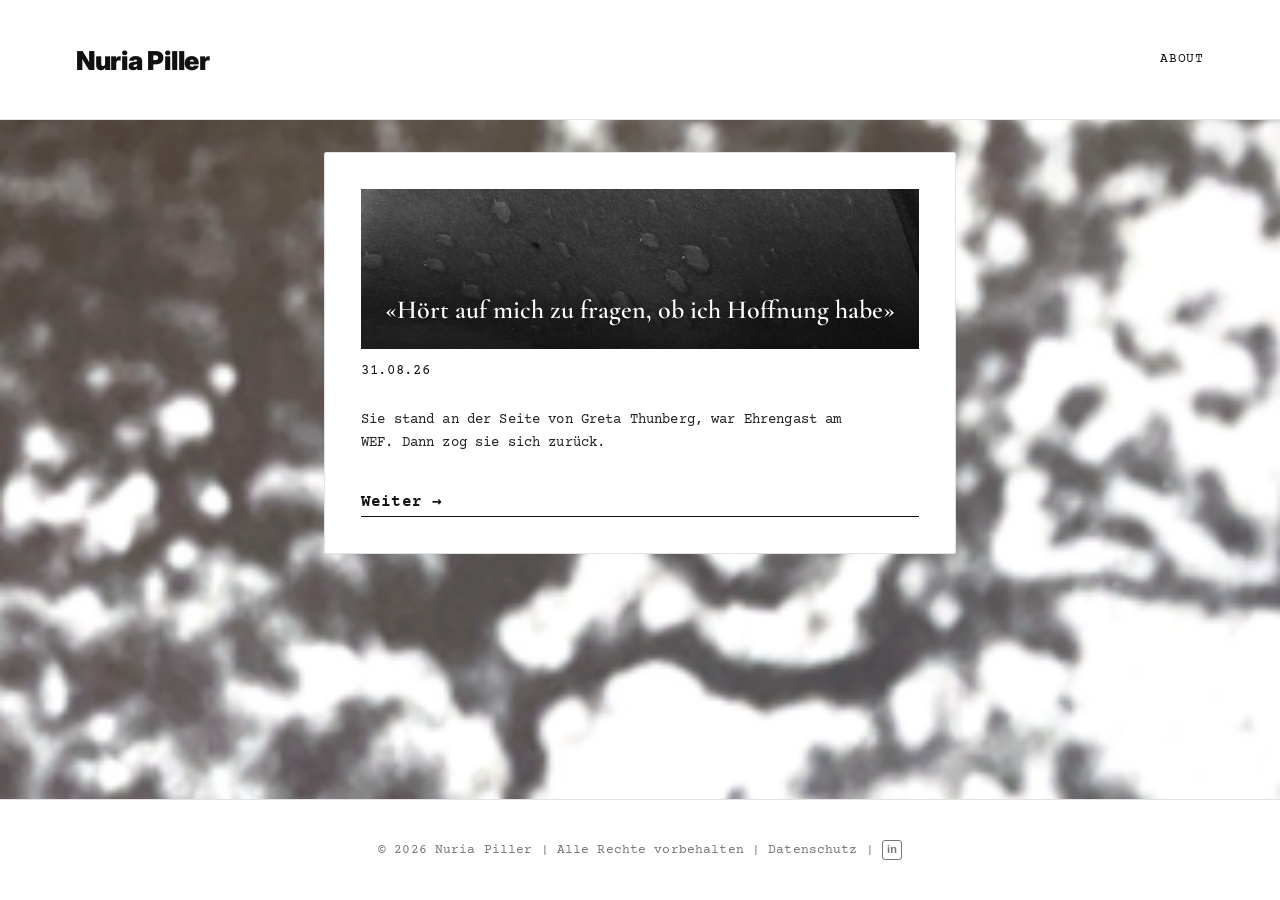
<file: index.html>
<!doctype html>
<html lang="de">
<head>
  <meta charset="utf-8" />
  <meta name="viewport" content="width=device-width,initial-scale=1" />
  <title>Nuria Piller – Journalistin</title>
  <!-- Preconnect für Google Fonts -->
  <link rel="preconnect" href="https://fonts.googleapis.com">
  <link rel="preconnect" href="https://fonts.gstatic.com" crossorigin>
  <!-- Inter für Überschriften -->
  <link href="https://fonts.googleapis.com/css2?family=Inter:wght@400;700;900&family=Cormorant+Garamond:wght@400;500;600;700&family=Courier+Prime:wght@400;700&display=swap" rel="stylesheet">
  <!-- Cache‑Busted CSS -->
  <link rel="stylesheet" href="styles.css?v=54">
</head>
<body>
  <header class="hero">
    <div class="hero-media" aria-hidden="true"></div>
    <div class="brand">
      <a href="index.html" class="mast-name">Nuria Piller</a>
    </div>
    <div class="hero-bar container" role="banner">
      <nav class="topnav" aria-label="Hauptnavigation">
        <ul class="topnav-columns">
          <li><a href="ueber-mich.html">About</a></li>
        </ul>
      </nav>
    </div>
  </header>
  <main class="container">
    <!-- Kurzer Intro-Text: Home = Beitragsübersicht -->
    <section class="home-intro">
      <p></p>
    </section>
    <section class="grid">
      <article class="tile tile-row-item">
        <div class="img tile-img-title" style="background-image:url('images/schweiss.jpg');" role="img" aria-label="Loukina Tille">
          <div class="tile-img-overlay"></div>
          <h2 class="title tile-title-on-image">«Hört auf mich zu fragen, ob ich Hoffnung habe»</h2>
        </div>
        <div class="meta">
          <span class="date">31.08.26</span>
        </div>
        <p class="excerpt">Sie stand an der Seite von Greta Thunberg, war Ehrengast am WEF. Dann zog sie sich zurück.</p>
        <a class="read-more" href="hoffnung.html">Weiter →</a>
      </article>
      <!-- Weitere Beiträge kommen hier als zusätzliche <article class="tile tile-row-item"> dazu -->
    </section>
  </main>
  <footer class="site-footer">
    <div class="container">
      <small>
        © <span id="year"></span> Nuria Piller |
        Alle Rechte vorbehalten |
        <a class="footer-link" href="datenschutz.html">Datenschutz</a> |
        <a
          class="linkedin-footer"
          href="https://www.linkedin.com/in/nuria-piller/"
          target="_blank"
          rel="noopener noreferrer"
          aria-label="LinkedIn"
        >
          <span class="linkedin-icon">in</span>
        </a>
      </small>
    </div>
  </footer>
  <!-- Cache‑Busted JS -->
  <script src="script.js?v=4"></script>
</body>
</html>
</file>
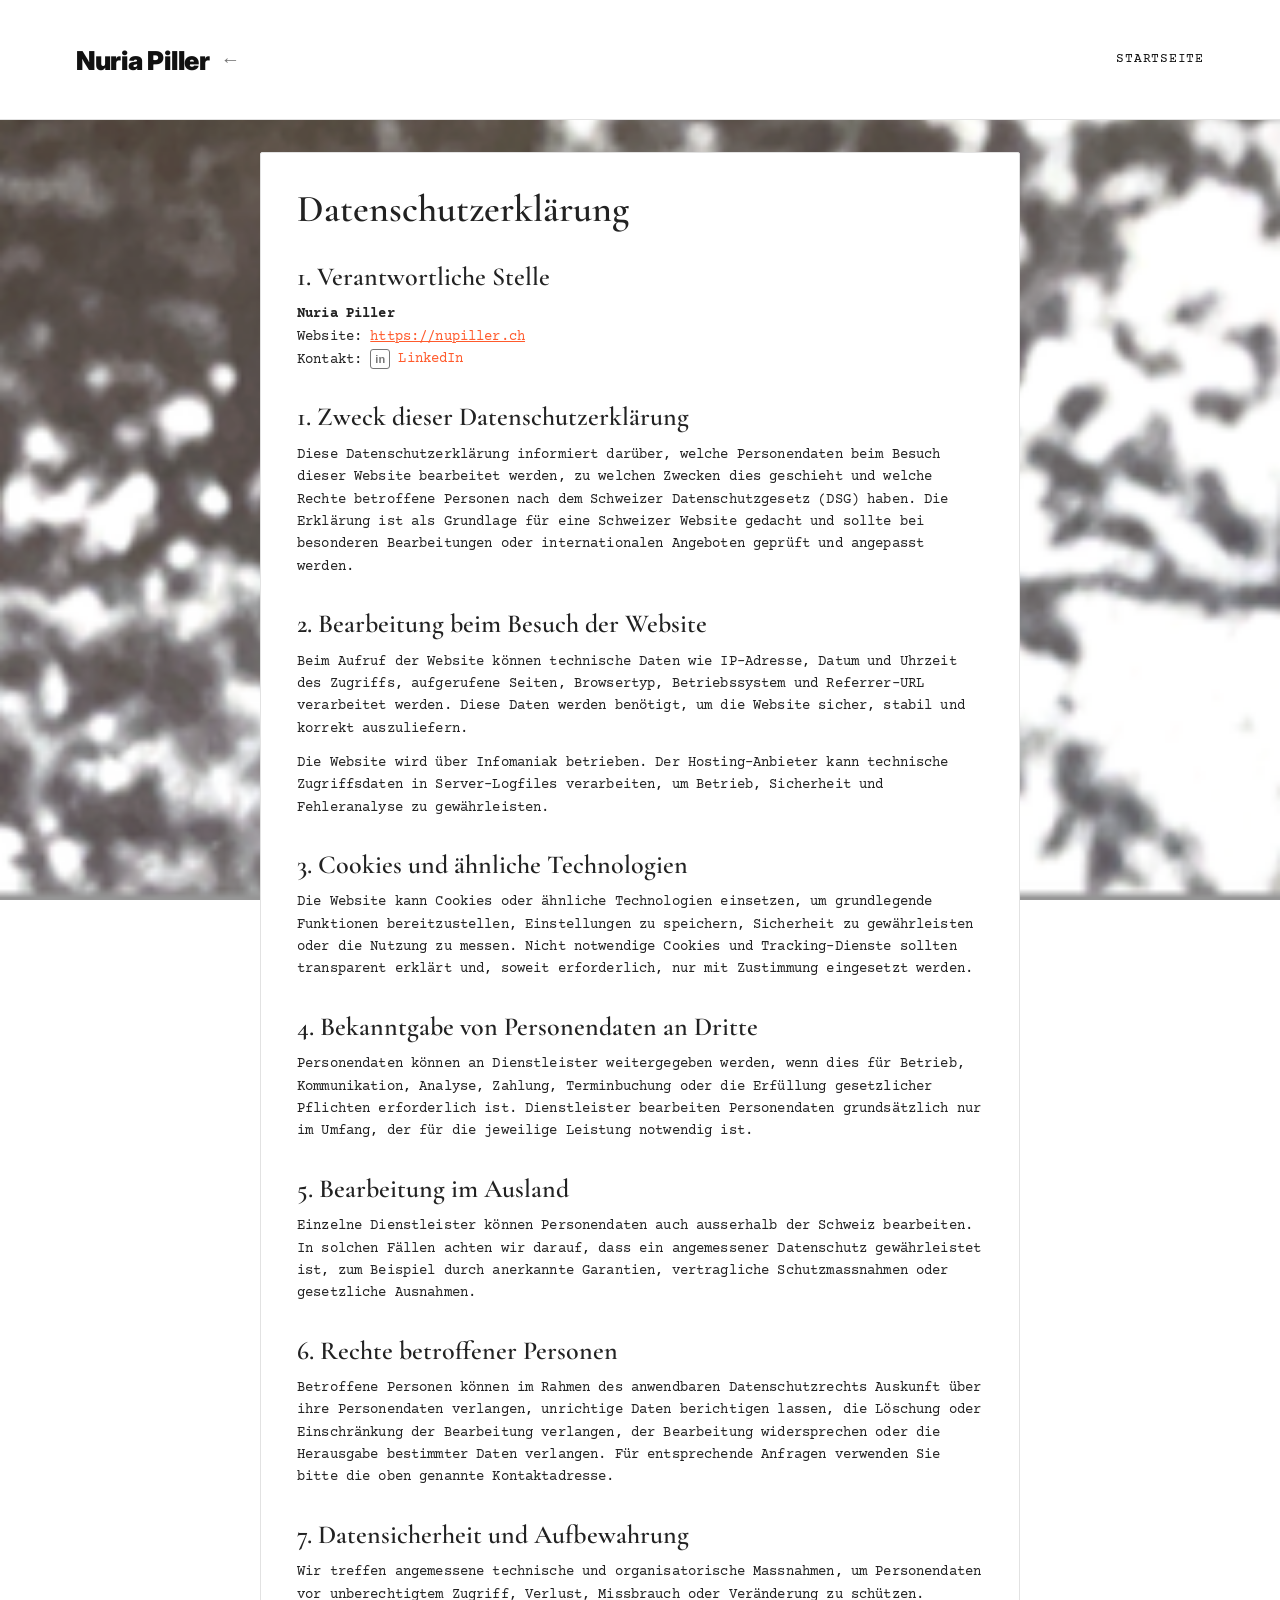
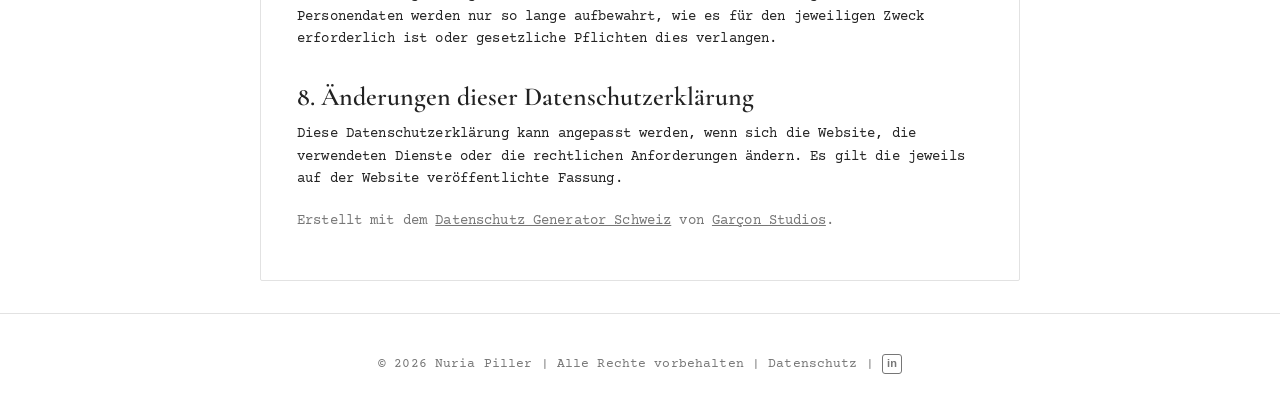
<file: datenschutz.html>
<!doctype html>
<html lang="de">
<head>
  <meta charset="utf-8" />
  <meta name="viewport" content="width=device-width,initial-scale=1" />
  <title>Datenschutzerklärung – Nuria Piller</title>
  <link rel="preconnect" href="https://fonts.googleapis.com">
  <link rel="preconnect" href="https://fonts.gstatic.com" crossorigin>
  <link href="https://fonts.googleapis.com/css2?family=Inter:wght@400;700;900&family=Cormorant+Garamond:wght@400;500;600;700&family=Courier+Prime:wght@400;700&display=swap" rel="stylesheet">
  <link rel="stylesheet" href="styles.css?v=56">
</head>
<body>
  <header class="hero">
    <div class="hero-media" aria-hidden="true"></div>
    <div class="brand">
      <a href="index.html" class="mast-name" aria-label="Nuria Piller – zurück zur Startseite" title="Zur Startseite">Nuria Piller<span class="home-marker">←</span></a>
    </div>
    <div class="hero-bar container" role="banner">
      <nav class="topnav" aria-label="Hauptnavigation">
        <ul class="topnav-columns">
          <li><a href="index.html">Startseite</a></li>
        </ul>
      </nav>
    </div>
  </header>
  <main class="container">
    <section class="grid">
      <article class="tile">
        <section class="datenschutzerklaerung">
          <h2>Datenschutzerklärung</h2>
          <h3>1. Verantwortliche Stelle</h3>
       <p>
  <strong>Nuria Piller</strong><br>
  Website: <a href="https://nupiller.ch">https://nupiller.ch</a><br>
  Kontakt: <a class="footer-link linkedin-footer" href="https://www.linkedin.com/in/nuria-piller/" target="_blank" rel="noopener noreferrer" aria-label="LinkedIn">
    <span class="linkedin-icon">in</span>&nbsp;LinkedIn
  </a>
</p>
          <h3>1. Zweck dieser Datenschutzerklärung</h3>
          <p>Diese Datenschutzerklärung informiert darüber, welche Personendaten beim Besuch dieser Website bearbeitet werden, zu welchen Zwecken dies geschieht und welche Rechte betroffene Personen nach dem Schweizer Datenschutzgesetz (DSG) haben. Die Erklärung ist als Grundlage für eine Schweizer Website gedacht und sollte bei besonderen Bearbeitungen oder internationalen Angeboten geprüft und angepasst werden.</p>
          <h3>2. Bearbeitung beim Besuch der Website</h3>
          <p>Beim Aufruf der Website können technische Daten wie IP-Adresse, Datum und Uhrzeit des Zugriffs, aufgerufene Seiten, Browsertyp, Betriebssystem und Referrer-URL verarbeitet werden. Diese Daten werden benötigt, um die Website sicher, stabil und korrekt auszuliefern.</p>
          <p>Die Website wird über Infomaniak betrieben. Der Hosting-Anbieter kann technische Zugriffsdaten in Server-Logfiles verarbeiten, um Betrieb, Sicherheit und Fehleranalyse zu gewährleisten.</p>
          <h3>3. Cookies und ähnliche Technologien</h3>
          <p>Die Website kann Cookies oder ähnliche Technologien einsetzen, um grundlegende Funktionen bereitzustellen, Einstellungen zu speichern, Sicherheit zu gewährleisten oder die Nutzung zu messen. Nicht notwendige Cookies und Tracking-Dienste sollten transparent erklärt und, soweit erforderlich, nur mit Zustimmung eingesetzt werden.</p>
          <h3>4. Bekanntgabe von Personendaten an Dritte</h3>
          <p>Personendaten können an Dienstleister weitergegeben werden, wenn dies für Betrieb, Kommunikation, Analyse, Zahlung, Terminbuchung oder die Erfüllung gesetzlicher Pflichten erforderlich ist. Dienstleister bearbeiten Personendaten grundsätzlich nur im Umfang, der für die jeweilige Leistung notwendig ist.</p>
          <h3>5. Bearbeitung im Ausland</h3>
          <p>Einzelne Dienstleister können Personendaten auch ausserhalb der Schweiz bearbeiten. In solchen Fällen achten wir darauf, dass ein angemessener Datenschutz gewährleistet ist, zum Beispiel durch anerkannte Garantien, vertragliche Schutzmassnahmen oder gesetzliche Ausnahmen.</p>
          <h3>6. Rechte betroffener Personen</h3>
          <p>Betroffene Personen können im Rahmen des anwendbaren Datenschutzrechts Auskunft über ihre Personendaten verlangen, unrichtige Daten berichtigen lassen, die Löschung oder Einschränkung der Bearbeitung verlangen, der Bearbeitung widersprechen oder die Herausgabe bestimmter Daten verlangen. Für entsprechende Anfragen verwenden Sie bitte die oben genannte Kontaktadresse.</p>
          <h3>7. Datensicherheit und Aufbewahrung</h3>
          <p>Wir treffen angemessene technische und organisatorische Massnahmen, um Personendaten vor unberechtigtem Zugriff, Verlust, Missbrauch oder Veränderung zu schützen. Personendaten werden nur so lange aufbewahrt, wie es für den jeweiligen Zweck erforderlich ist oder gesetzliche Pflichten dies verlangen.</p>
          <h3>8. Änderungen dieser Datenschutzerklärung</h3>
          <p>Diese Datenschutzerklärung kann angepasst werden, wenn sich die Website, die verwendeten Dienste oder die rechtlichen Anforderungen ändern. Es gilt die jeweils auf der Website veröffentlichte Fassung.</p>
          <p style="margin-top:1.5em;font-size:0.85em;color:#777;">Erstellt mit dem <a href="https://garcon-studios.ch/labs/tools/datenschutz-generator/" style="color:#777;text-decoration:underline;">Datenschutz Generator Schweiz</a> von <a href="https://garcon-studios.ch/" style="color:#777;text-decoration:underline;">Garçon Studios</a>.</p>
        </section>
      </article>
    </section>
  </main>
 <footer class="site-footer">
  <div class="container">
    <small>
      © <span id="year"></span> Nuria Piller |
      Alle Rechte vorbehalten |
      <a class="footer-link" href="datenschutz.html">Datenschutz</a> |
      <a
        class="linkedin-footer"
        href="https://www.linkedin.com/in/nuria-piller/"
        target="_blank"
        rel="noopener noreferrer"
        aria-label="LinkedIn"
      >
        <span class="linkedin-icon">in</span>
      </a>
    </small>
  </div>
</footer>
  <script src="script.js?v=4"></script>
</body>
</html>
</file>
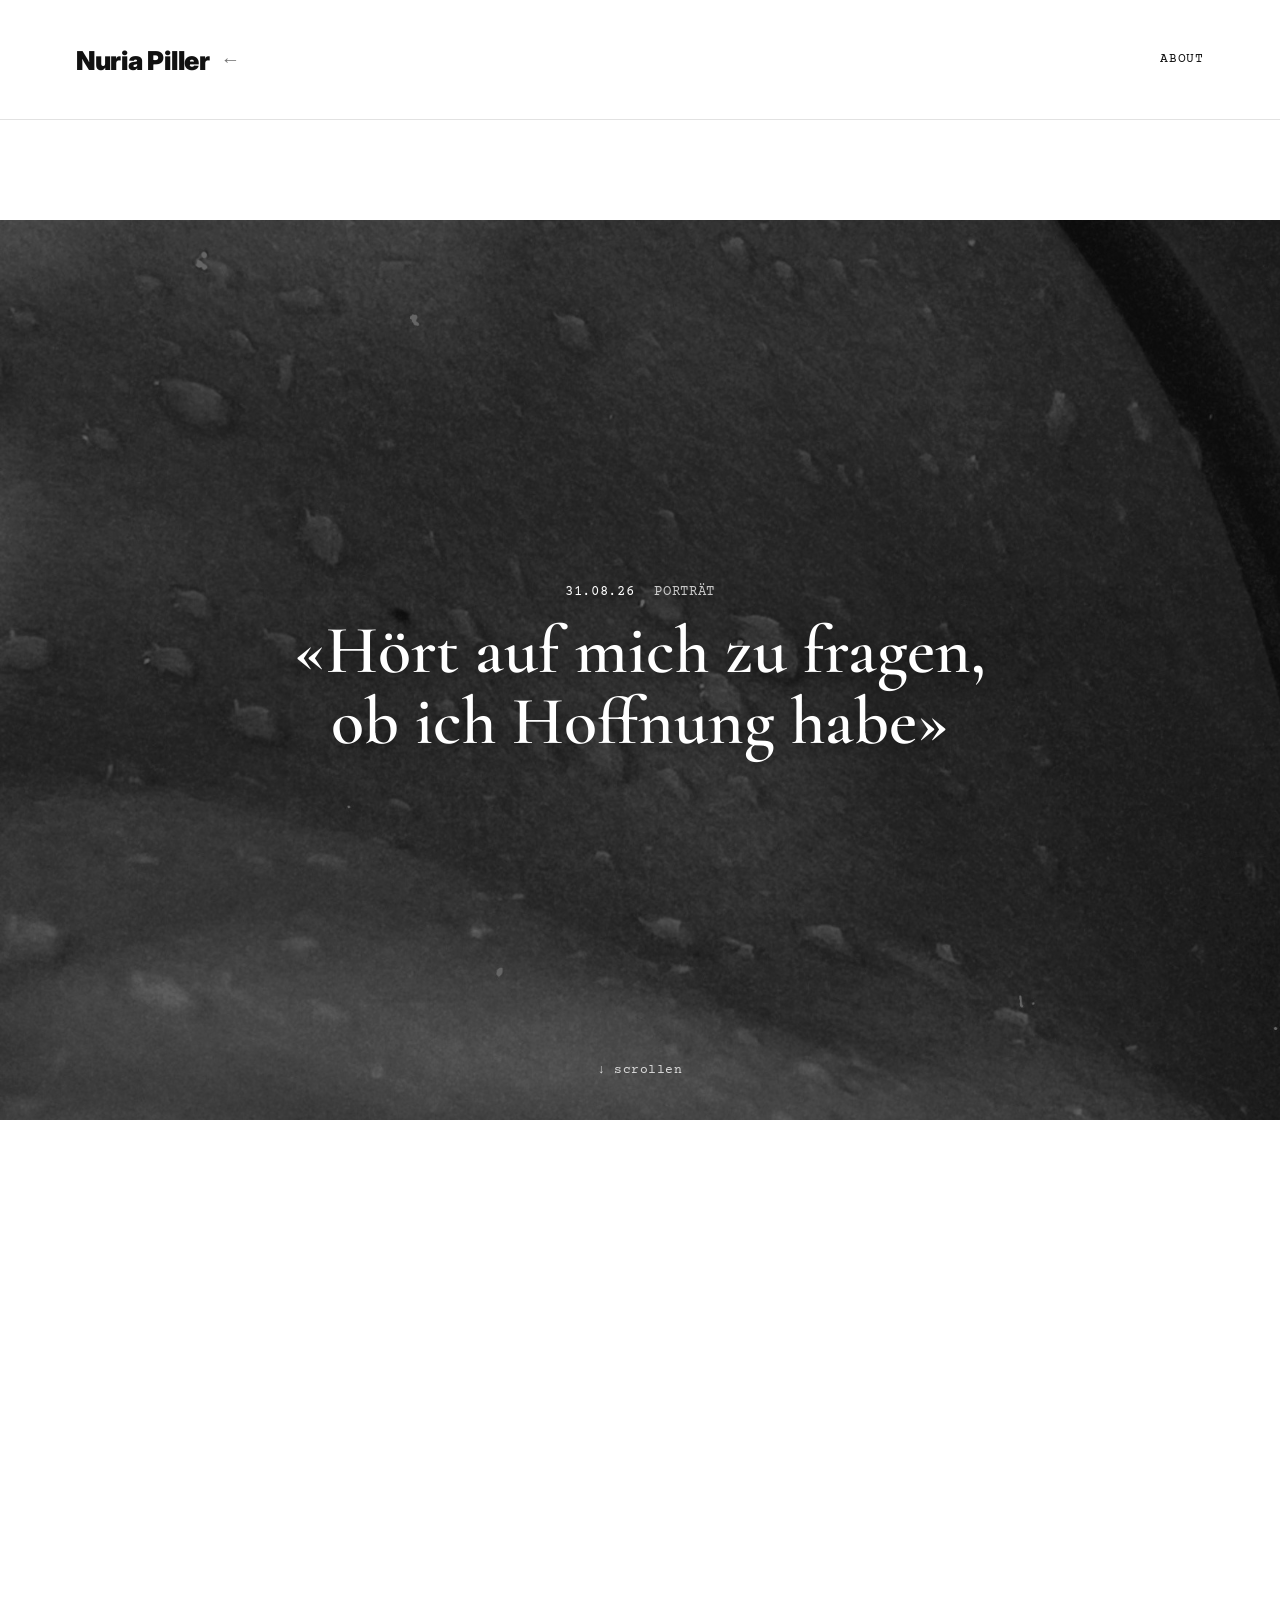
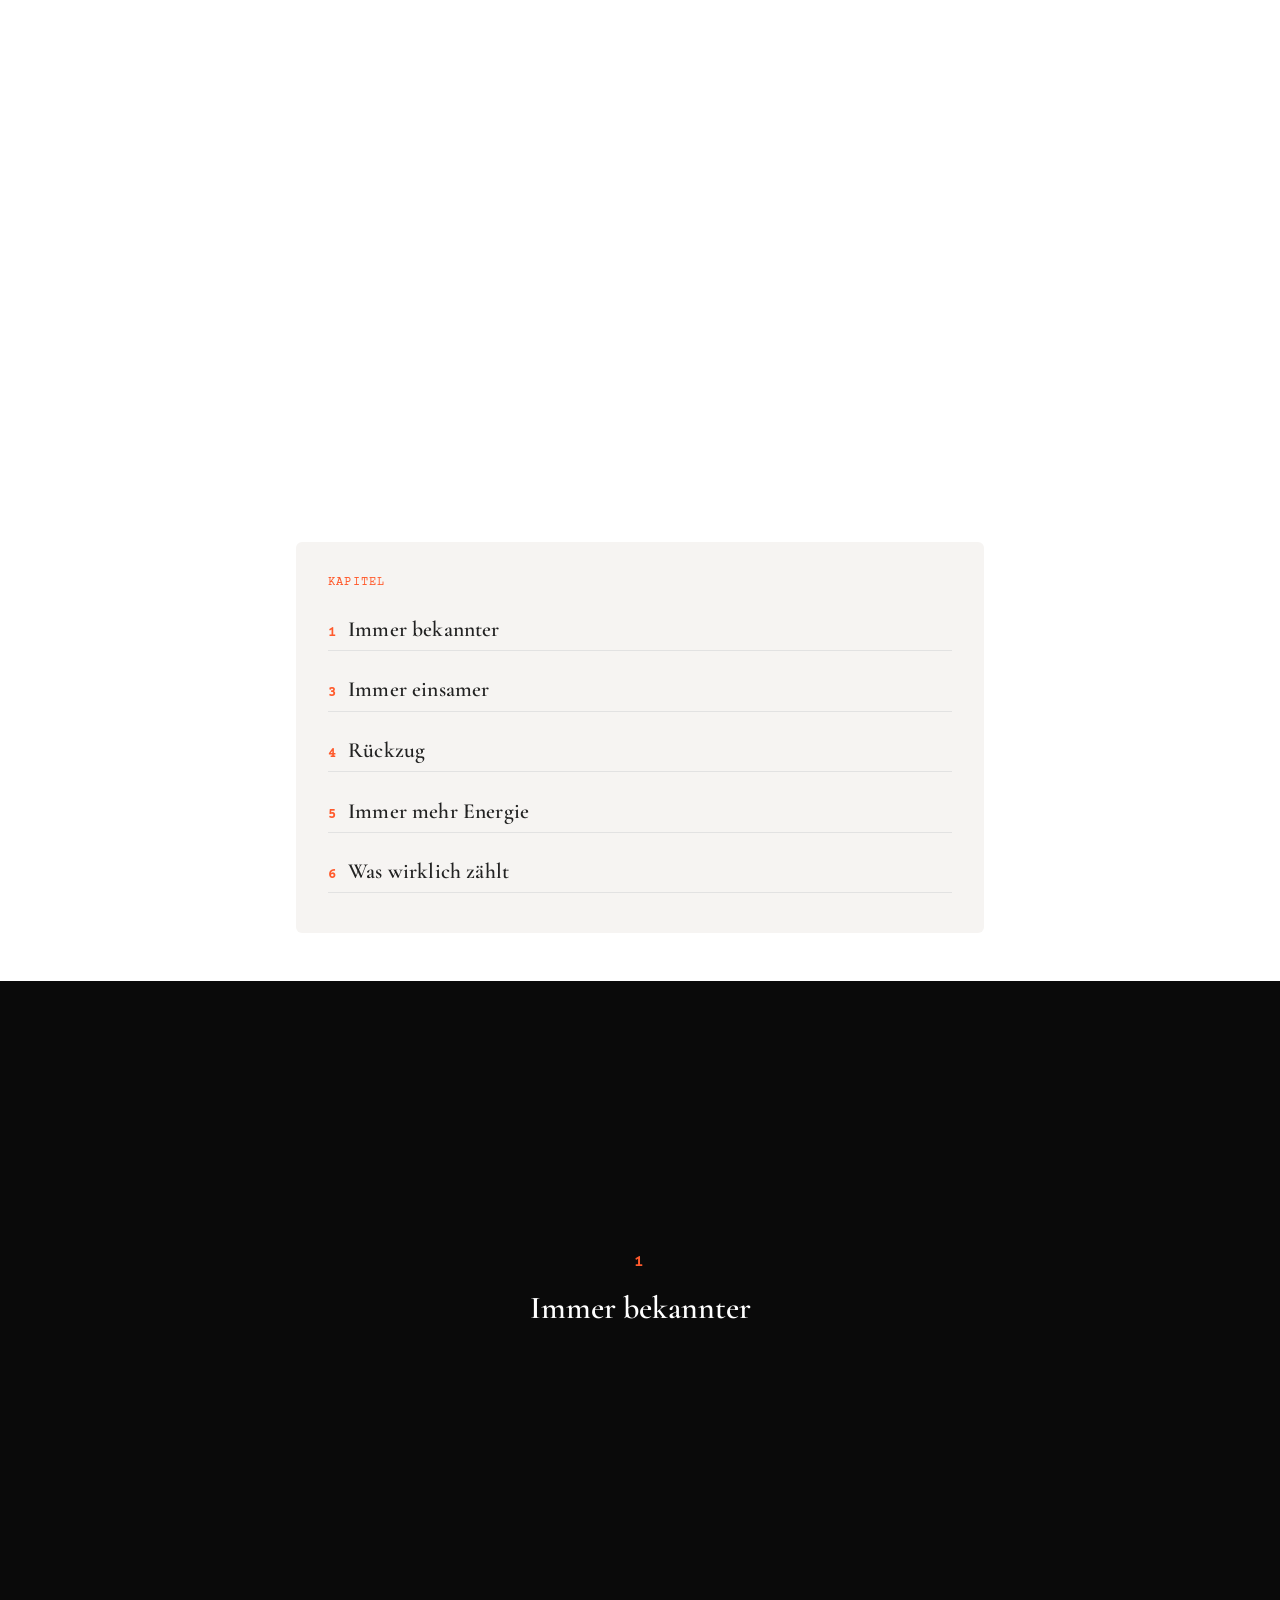
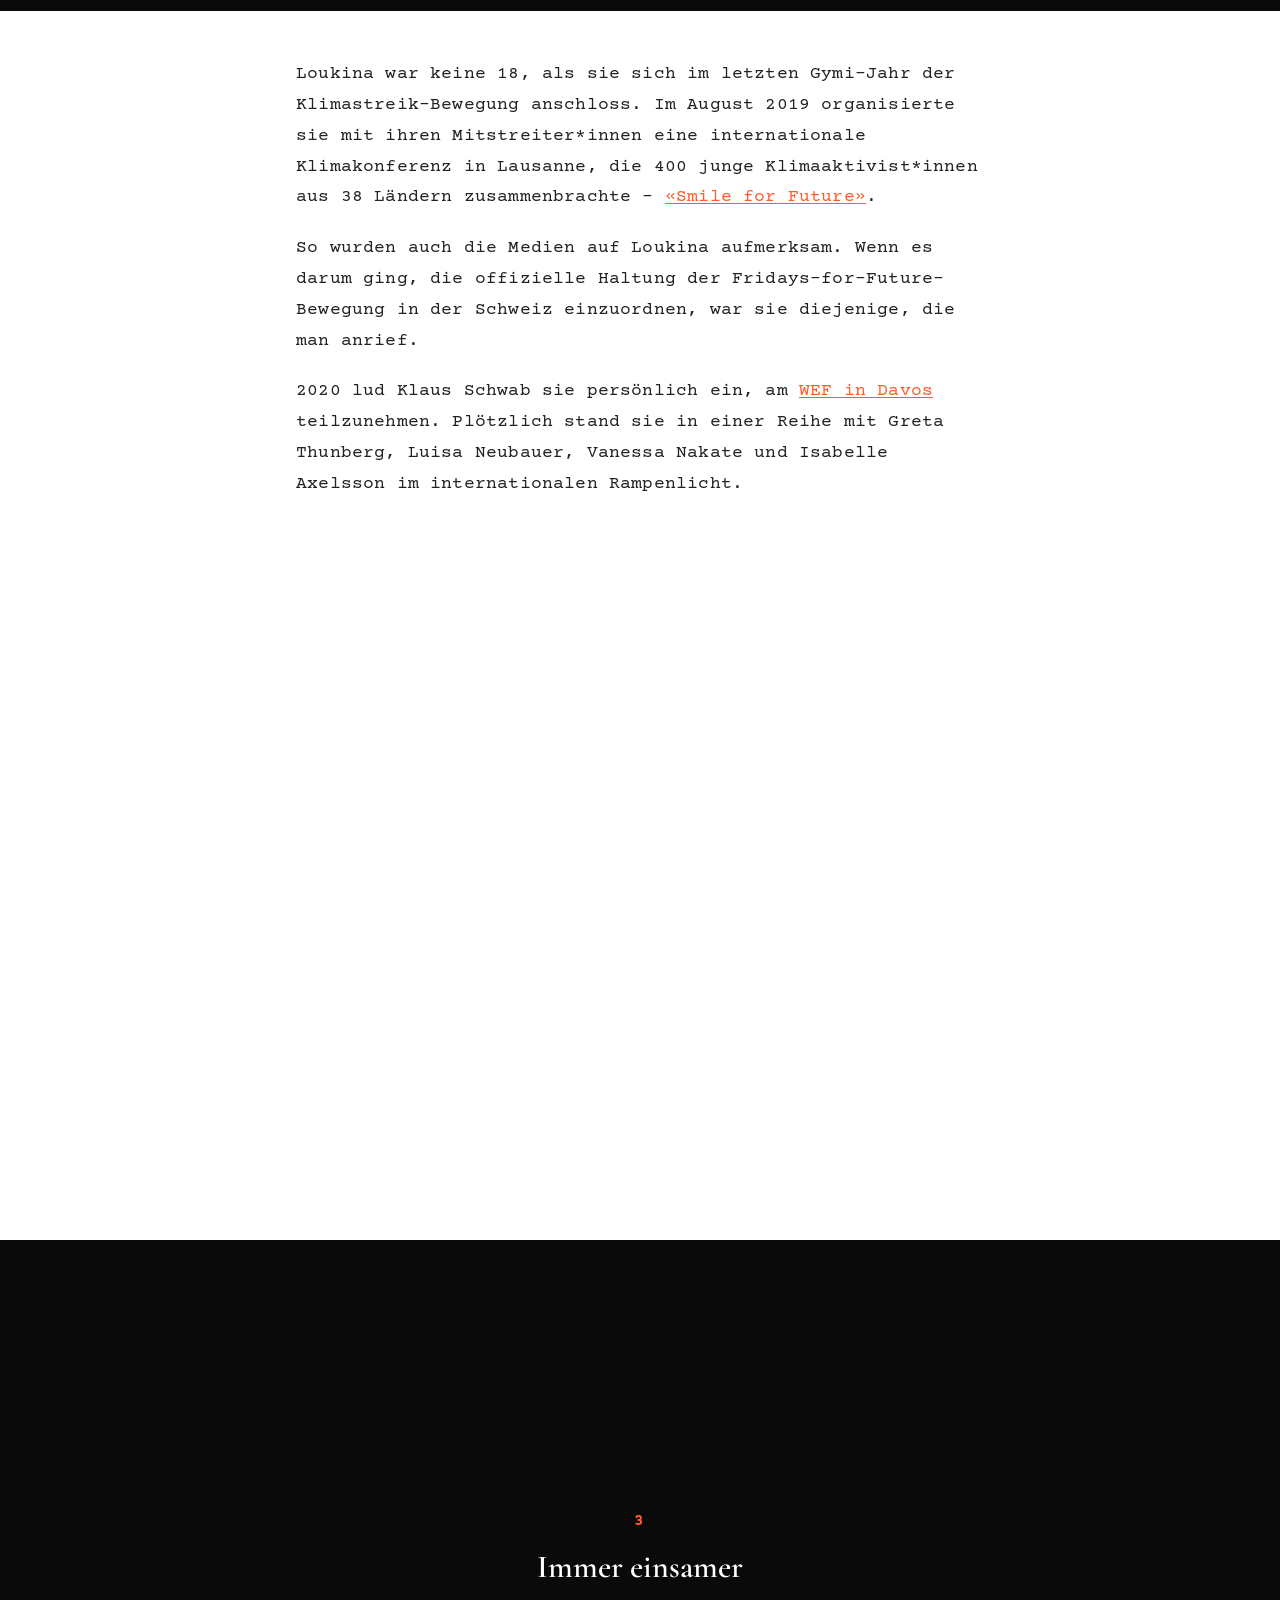
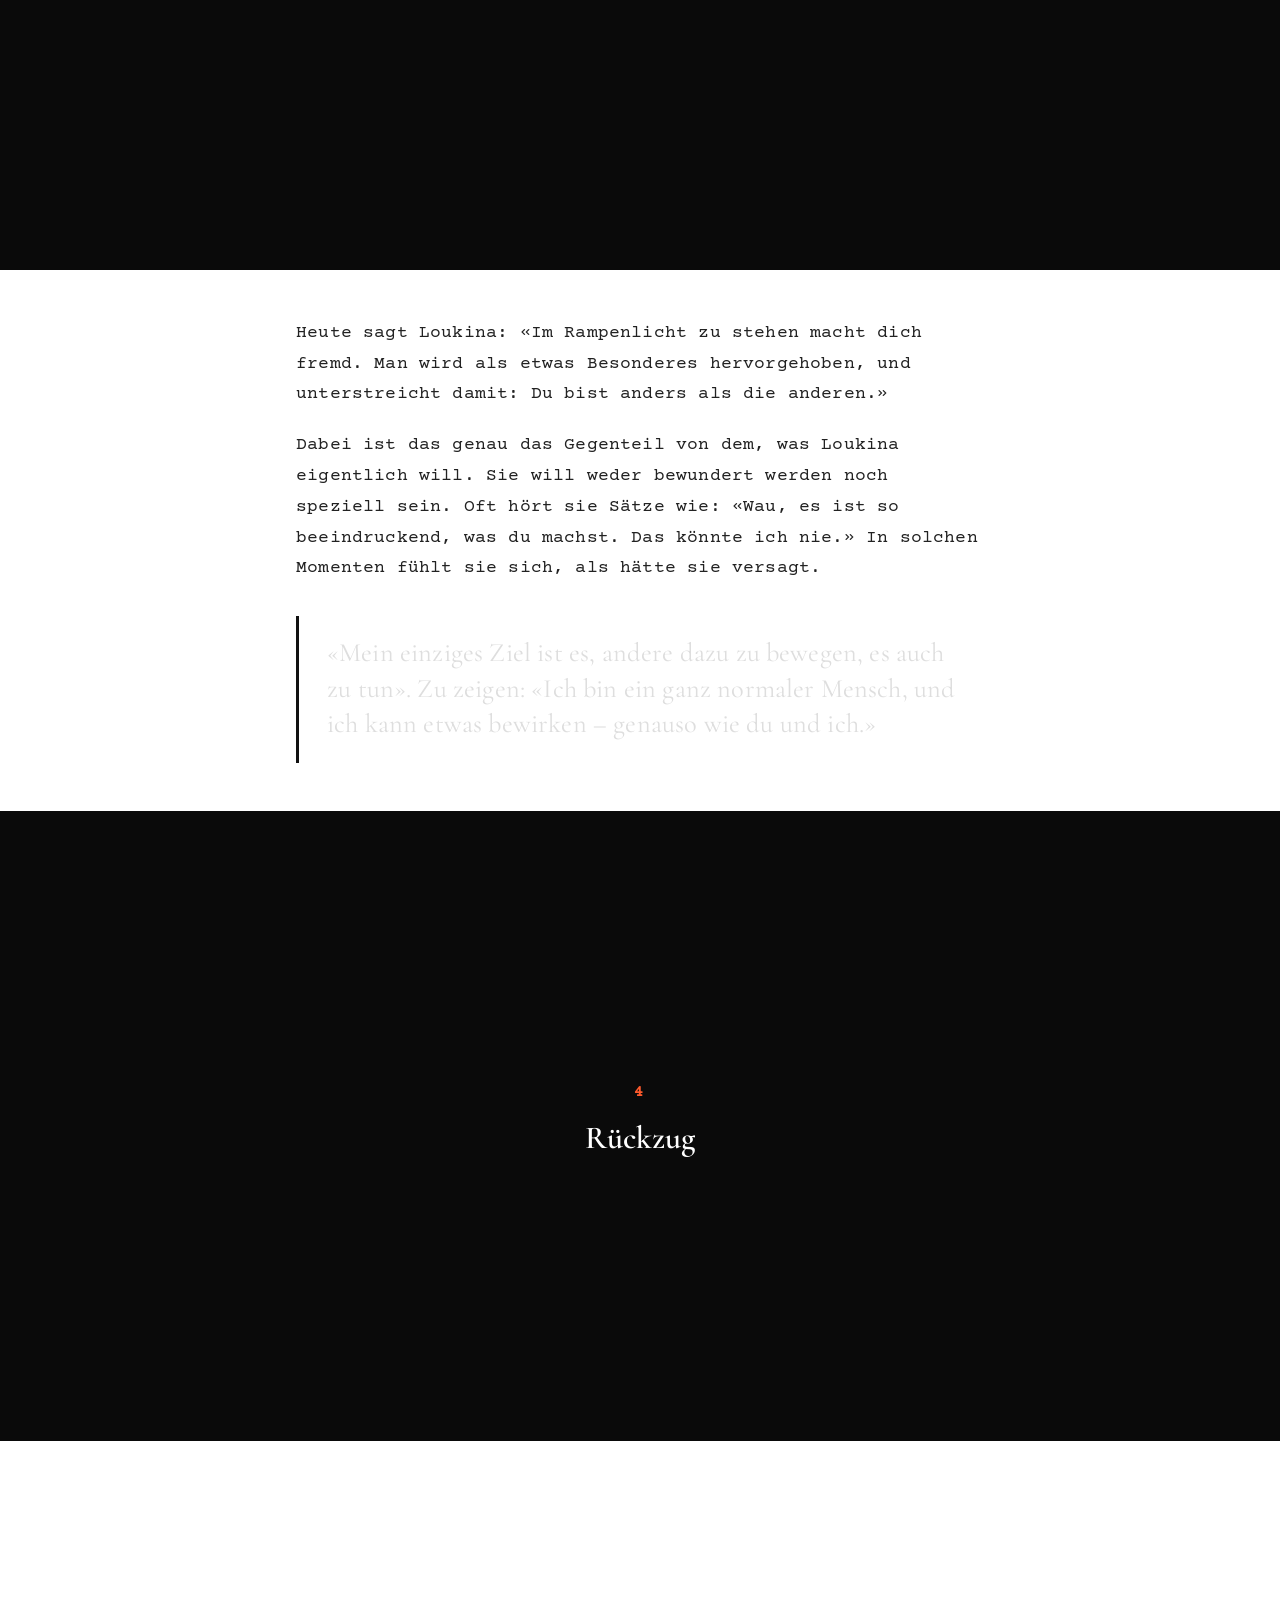
<file: hoffnung.html>
<!doctype html>
<html lang="de">
<head>
  <meta charset="utf-8" />
  <meta name="viewport" content="width=device-width, initial-scale=1" />

  <title>«Hört auf mich zu fragen, ob ich Hoffnung habe» – Nuria Piller</title>

  <meta
    name="description"
    content="Sie stand an der Seite von Greta Thunberg, war Ehrengast am WEF. Dann zog sie sich zurück. Von einer Frau, die sich zurückzog."
  />

  <meta
    name="keywords"
    content="Loukina Tille, Klimastreik, Fridays for Future, WEF Davos, EJAtlas, fossile Energien, Klimakrise, Nuria Piller"
  />

  <!-- Preconnect für Google Fonts -->
  <link rel="preconnect" href="https://fonts.googleapis.com">
  <link rel="preconnect" href="https://fonts.gstatic.com" crossorigin>

  <link
    href="https://fonts.googleapis.com/css2?family=Inter:wght@400;700;900&family=Cormorant+Garamond:wght@400;500;600;700&family=Courier+Prime:wght@400;700&display=swap"
    rel="stylesheet"
  >

  <link rel="stylesheet" href="styles.css?v=56">
</head>

<body class="page-post">

  <div class="scroll-progress" id="scrollProgress" aria-hidden="true"></div>

  <header class="hero">
    <div class="hero-media" aria-hidden="true"></div>

    <div class="brand">
      <a href="index.html" class="mast-name" aria-label="Nuria Piller – zurück zur Startseite" title="Zur Startseite">Nuria Piller<span class="home-marker">←</span></a>
    </div>

    <div class="hero-bar container" role="banner">
      <nav class="topnav" aria-label="Hauptnavigation">
        <ul class="topnav-columns">
          <li><a href="ueber-mich.html">About</a></li>
        </ul>
      </nav>
    </div>
  </header>


  <main class="container">

    <article class="single-post">

      <!-- Hero: Bild -> Titel (hält) -> scrollen -> Label -> Lead -->
      <section class="hero-wrapper bleed-viewport" id="heroWrapper">
        <div class="hero-sticky">
          <img class="hero-bg" src="images/schweiss.jpg" alt="" />
          <div class="hero-dim"></div>

          <div class="hero-panel" data-hero-panel="title">
            <div class="meta">
              <span class="date">31.08.26</span>
              <span class="category">Porträt</span>
            </div>
            <h1 class="post-title">
              «Hört auf mich zu fragen, ob ich Hoffnung habe»
            </h1>
          </div>

          <div class="hero-panel hero-panel--label" data-hero-panel="label">
            <span class="chapter-announce-number">Intro</span>
            <h2 class="chapter-announce-title">Immer heisser</h2>
          </div>

          <div class="hero-panel" data-hero-panel="lead">
            <p>
              Tropennächte, Herbstblätter im Juli, Kampf um Ventilatoren:
              Plötzlich spüren es auch die behüteten Bewohner*innen der
              Schweiz. Über Wochen raubt sie ihnen den Schlaf,
              drängt sie sich in ihre Poren, an den Stammtisch, in die
              Schlagzeilen. Sie, die Hitzewelle, die Erderwärmung. Oder
              eben: Die Krise.
            </p>
          </div>

          <div class="hero-white" id="heroWhite"></div>
          <div class="hero-scroll-hint" id="heroScrollHint">↓ scrollen</div>
        </div>
      </section>

      <!-- Einleitung (Rest) -->
      <section class="post-intro">

        <!-- Scroll-Sequenz: Box -> FFF-Bild -> Box weg, Bild bleibt -> Bild langsam weg + Greta-Text -> Text weg, dunkel -> Loukina-Text -> Loukina-Bild -->
        <section class="story-wrapper bleed-viewport" id="storyWrapper">
          <div class="story-sticky">

            <div class="story-layer story-bg-black" id="storyBgBlack"></div>

            <img class="story-layer story-bg-image" id="storyImgFFF" src="images/Pascal%20Bernardon.jpg" alt="Fridays for Future Demonstration" />
            <span class="story-credit story-credit--light" id="storyCreditFFF">Foto: Pascal Bernardon</span>

            <div class="story-layer story-box" id="storyBoxFFF">
              <p>
                Manche haben sie kommen sehen. Manche versuchten, etwas
                daran zu ändern. Wie die Aktivist*innen von
                «Fridays for Future».
              </p>
            </div>

            <div class="story-layer story-box" id="storyTextGreta">
              <p>
                Auch bei «Fridays for Future» drehte sich die mediale
                Debatte vor allem um junge Frauen. Allen voran Greta.
              </p>
            </div>

            <div class="story-layer story-box" id="storyTextLoukina">
              <p>
                Und weil die Schweiz immer gerne ein «Made of
                Switzerland» hat, auch um Menschen wie Loukina.
              </p>
            </div>

            <div class="story-layer story-img-wrap story-img-wrap--contained" id="storyLoukinaWrap">
              <img class="story-contained-image" id="storyImgLoukina" src="images/Loukina%20Tille.png" alt="Loukina Tille" />
              <span class="story-credit">Foto: Loukina Tille</span>
            </div>

          </div>
        </section>

      </section>

      <!-- Kapitelübersicht -->
      <nav class="toc">
        <span class="toc-label">Kapitel</span>
        <ol class="toc-list">
          <li><a href="#kapitel-1"><span class="toc-number">1</span> Immer bekannter</a></li>
          <li><a href="#kapitel-3"><span class="toc-number">3</span> Immer einsamer</a></li>
          <li><a href="#kapitel-4"><span class="toc-number">4</span> Rückzug</a></li>
          <li><a href="#kapitel-5"><span class="toc-number">5</span> Immer mehr Energie</a></li>
          <li><a href="#kapitel-6"><span class="toc-number">6</span> Was wirklich zählt</a></li>
        </ol>
      </nav>


      <!-- Hauptteil -->
      <section class="post-content">

        <section class="chapter-announce bleed-viewport">
          <div class="chapter-announce-inner">
            <span class="chapter-announce-number">1</span>
            <h2 class="chapter-announce-title" id="kapitel-1">Immer bekannter</h2>
          </div>
        </section>

        <p>
          Loukina war keine 18, als sie sich im letzten Gymi-Jahr der
          Klimastreik-Bewegung anschloss. Im August 2019 organisierte sie mit
          ihren Mitstreiter*innen eine internationale Klimakonferenz in
          Lausanne, die 400 junge Klimaaktivist*innen aus 38 Ländern
          zusammenbrachte –
          <a
            href="https://fridaysforfuture.de/smileforfuture-summit/"
            class="link-preview"
            data-preview="Smile for Future: Klimagipfel für Jugendliche, Lausanne, August 2019. Auch Greta Thunberg nahm teil."
            target="_blank" rel="noopener">«Smile for Future»</a>.
        </p>

        <p>
          So wurden auch die Medien auf Loukina aufmerksam. Wenn es darum
          ging, die offizielle Haltung der Fridays-for-Future-Bewegung in der
          Schweiz einzuordnen, war sie diejenige, die man anrief.
        </p>

        <p>
          2020 lud Klaus Schwab sie persönlich ein, am
          <a
            href="https://www.srf.ch/news/schweiz/wef-bilanz-von-greta-thunberg-die-klimaforderungen-wurden-komplett-ignoriert"
            class="link-preview"
            data-preview="SRF: Bilanz der Klimaaktivistinnen nach dem WEF Davos 2020 – ihre Forderungen seien komplett ignoriert worden."
            target="_blank" rel="noopener">WEF in Davos</a>
          teilzunehmen. Plötzlich stand sie in einer Reihe mit Greta Thunberg,
          Luisa Neubauer, Vanessa Nakate und Isabelle Axelsson im
          internationalen Rampenlicht.
        </p>

        <!-- Instagram-Screenshot: Patagonia Zürich -->
        <figure class="social-teaser">
          <a
            href="https://www.instagram.com/p/B22NbxOI3dI/"
            target="_blank" rel="noopener">
            <img src="images/patagonia-post.png" alt="Instagram-Post von @patagoniazurich: Loukina Tille steht vor dem Kampagnen-Plakat 'Facing extinction', auf dem sie selbst abgebildet ist" loading="lazy" style="width:100%; max-width:420px; display:block; margin:0 auto; border:1px solid var(--line); border-radius:6px;" />
          </a>
          <figcaption>
            Loukina Tille war das Gesicht der Patagonia-Kampagne
            «Facing extinction» – ein weiteres Beispiel dafür, wie ihr
            Aktivismus sie zur öffentlichen Figur machte.
          </figcaption>
        </figure>


        <section class="chapter-announce bleed-viewport">
          <div class="chapter-announce-inner">
            <span class="chapter-announce-number">3</span>
            <h2 class="chapter-announce-title" id="kapitel-3">Immer einsamer</h2>
          </div>
        </section>

        <p>
          Heute sagt Loukina: «Im Rampenlicht zu stehen macht dich fremd.
          Man wird als etwas Besonderes hervorgehoben, und unterstreicht
          damit: Du bist anders als die anderen.»
        </p>

        <p>
          Dabei ist das genau das Gegenteil von dem, was Loukina eigentlich
          will. Sie will weder bewundert werden noch speziell sein. Oft hört
          sie Sätze wie: «Wau, es ist so beeindruckend, was du machst. Das
          könnte ich nie.» In solchen Momenten fühlt sie sich, als hätte
          sie versagt.
        </p>

        <blockquote data-word-reveal>
          «Mein einziges Ziel ist es, andere dazu zu bewegen, es auch zu
          tun». Zu zeigen: «Ich bin ein ganz normaler Mensch, und ich kann
          etwas bewirken – genauso wie du und ich.»
        </blockquote>


        <section class="chapter-announce bleed-viewport">
          <div class="chapter-announce-inner">
            <span class="chapter-announce-number">4</span>
            <h2 class="chapter-announce-title" id="kapitel-4">Rückzug</h2>
          </div>
        </section>

        <figure class="atmo-image atmo-image--portrait full-bleed">
          <img src="images/rueckzug.jpg" alt="Loukina Tille" loading="lazy" />
          <figcaption>Foto: Nuria Piller</figcaption>
        </figure>

        <p>
          Loukina hat sich aus dem Aktivismus zurückgezogen.
          <button type="button" class="case-trigger" data-video-open>
            Audio: Warum der Rückzug →
          </button>
        </p>
        <p>
          Auch, damit sie endlich ihr Studium beenden kann. Nun hat
          sie ihre Masterarbeit abgeschlossen, mit Bestnote. Es
          überrascht nicht, dass auch diese Arbeit vom
          Klimaaktivismus handelt. Genauer gesagt um jene Frage, die
          Loukina all die Jahre umgetrieben hat:
        </p>

        <!-- Pop-up: Video "Warum der Rückzug" -->
        <div class="video-modal-overlay" id="videoModalOverlay" hidden>
          <div class="video-modal" role="dialog" aria-modal="true" aria-label="Video: Warum der Rückzug">
            <button type="button" class="case-modal-close" id="videoModalClose" aria-label="Schliessen">✕</button>
            <figure class="yt-embed">
              <div class="yt-embed-frame" data-yt-id="91Hj1Pz2Zd8">
                <div class="yt-deck" role="button" tabindex="0">
                  <p class="yt-deck-question">Warum der Rückzug</p>
                  <span class="yt-deck-hint">▶ Video ansehen</span>
                </div>
              </div>
            </figure>
          </div>
        </div>

        <p class="chapter-question chapter-question--bold">Wie gewinnt der Widerstand?</p>

        <p>
          Datengrundlage ist der
          <a
            href="https://ejatlas.org/"
            class="link-preview"
            data-preview="Global Atlas of Environmental Justice: frei zugängliche Datenbank mit über 4500 dokumentierten Umweltkonflikten weltweit."
            target="_blank" rel="noopener"><strong>EJAtlas</strong></a>
          (Global Atlas of Environmental Justice) – eine von Aktivist*innen
          und Forschenden gepflegte Datenbank, die über 4500
          Umweltkonflikte dokumentiert. Loukina filterte daraus
          <span class="count-up" data-target="626">0</span> Konflikte rund um
          Kohle, Öl und Gas in
          <span class="count-up" data-target="99">0</span> Ländern heraus.
          Die Konflikte drehen sich alle um das gleiche Thema: Nämlich
          darum, dass die fossilen Brennstoffe im Boden bleiben.
        </p>

        <p>
          Genau das ist es auch, was Loukina erreichen will, seit sie
          vom Klassenzimmer auf die Strasse ging. Denn im Kern ist die
          Klimakrise ein Problem fossiler Brennstoffe.
        </p>


        <section class="chapter-announce bleed-viewport">
          <div class="chapter-announce-inner">
            <span class="chapter-announce-number">5</span>
            <h2 class="chapter-announce-title" id="kapitel-5">Immer mehr Energie</h2>
          </div>
        </section>

        <p>
          Im letzten Jahrhundert ist der weltweite Verbrauch fossiler Energie
          ungebremst gewachsen – Kohle, dann Öl, dann Gas. Rund
          <span class="count-up" data-target="87">0</span> Prozent der
          energiebedingten Treibhausgasemissionen stammen aus der Verbrennung
          fossiler Brennstoffe (Statistical Review of World Energy 2025).
        </p>

      </section>


      <!-- Grafik -->
      <section class="post-media">

        <h3 class="chart-title">Wettrennen der Energieträger</h3>
        <p class="chart-subtitle">Weltweit, 1850–2025</p>

        <!-- Scroll-Scrubbing Line Chart Race: Weltweiter Energieverbrauch 1850-2025 -->
        <div class="scrub-chart-wrapper" id="scrubChartWrapper">
          <div class="scrub-chart-sticky">
            <div class="scrub-chart-year" id="scrubYear">1850</div>
            <div class="scrub-line-chart">
              <svg id="scrubSvg" viewBox="0 0 900 420" preserveAspectRatio="xMidYMid meet"></svg>
              <div class="scrub-legend" id="scrubLegend"></div>
            </div>
            <div class="scrub-chart-hint">↓ weiterscrollen, um durch die Jahre zu blättern</div>
          </div>
        </div>

        <script id="scrubData" type="application/json">
        {"years": [1850, 1855, 1860, 1865, 1870, 1875, 1880, 1885, 1890, 1895, 1900, 1905, 1910, 1915, 1920, 1925, 1930, 1935, 1940, 1945, 1950, 1955, 1960, 1965, 1970, 1975, 1980, 1985, 1990, 1995, 2000, 2005, 2010, 2015, 2020, 2025], "names": ["Kohle", "Erdöl", "Gas", "Kernkraft", "Wasserkraft", "Wind", "Solar", "Biotreibstoffe", "Andere Erneuerbare"], "data": [{"Kohle": 569.0, "Erdöl": 0.0, "Gas": 0.0, "Kernkraft": 0.0, "Wasserkraft": 0.0, "Wind": 0.0, "Solar": 0.0, "Biotreibstoffe": 0.0, "Andere Erneuerbare": 0.0}, {"Kohle": 815.0, "Erdöl": 0.0, "Gas": 0.0, "Kernkraft": 0.0, "Wasserkraft": 0.0, "Wind": 0.0, "Solar": 0.0, "Biotreibstoffe": 0.0, "Andere Erneuerbare": 0.0}, {"Kohle": 1061.0, "Erdöl": 0.0, "Gas": 0.0, "Kernkraft": 0.0, "Wasserkraft": 0.0, "Wind": 0.0, "Solar": 0.0, "Biotreibstoffe": 0.0, "Andere Erneuerbare": 0.0}, {"Kohle": 1351.5, "Erdöl": 3.0, "Gas": 0.0, "Kernkraft": 0.0, "Wasserkraft": 0.0, "Wind": 0.0, "Solar": 0.0, "Biotreibstoffe": 0.0, "Andere Erneuerbare": 0.0}, {"Kohle": 1642.0, "Erdöl": 6.0, "Gas": 0.0, "Kernkraft": 0.0, "Wasserkraft": 0.0, "Wind": 0.0, "Solar": 0.0, "Biotreibstoffe": 0.0, "Andere Erneuerbare": 0.0}, {"Kohle": 2092.0, "Erdöl": 19.5, "Gas": 0.0, "Kernkraft": 0.0, "Wasserkraft": 0.0, "Wind": 0.0, "Solar": 0.0, "Biotreibstoffe": 0.0, "Andere Erneuerbare": 0.0}, {"Kohle": 2542.0, "Erdöl": 33.0, "Gas": 0.0, "Kernkraft": 0.0, "Wasserkraft": 0.0, "Wind": 0.0, "Solar": 0.0, "Biotreibstoffe": 0.0, "Andere Erneuerbare": 0.0}, {"Kohle": 3199.0, "Erdöl": 61.0, "Gas": 16.5, "Kernkraft": 0.0, "Wasserkraft": 7.0, "Wind": 0.0, "Solar": 0.0, "Biotreibstoffe": 0.0, "Andere Erneuerbare": 0.0}, {"Kohle": 3856.0, "Erdöl": 89.0, "Gas": 33.0, "Kernkraft": 0.0, "Wasserkraft": 14.0, "Wind": 0.0, "Solar": 0.0, "Biotreibstoffe": 0.0, "Andere Erneuerbare": 0.0}, {"Kohle": 4792.0, "Erdöl": 135.0, "Gas": 48.5, "Kernkraft": 0.0, "Wasserkraft": 15.5, "Wind": 0.0, "Solar": 0.0, "Biotreibstoffe": 0.0, "Andere Erneuerbare": 0.0}, {"Kohle": 5728.0, "Erdöl": 181.0, "Gas": 64.0, "Kernkraft": 0.0, "Wasserkraft": 17.0, "Wind": 0.0, "Solar": 0.0, "Biotreibstoffe": 0.0, "Andere Erneuerbare": 0.0}, {"Kohle": 7192.0, "Erdöl": 289.0, "Gas": 103.0, "Kernkraft": 0.0, "Wasserkraft": 25.0, "Wind": 0.0, "Solar": 0.0, "Biotreibstoffe": 0.0, "Andere Erneuerbare": 0.0}, {"Kohle": 8656.0, "Erdöl": 397.0, "Gas": 142.0, "Kernkraft": 0.0, "Wasserkraft": 33.0, "Wind": 0.0, "Solar": 0.0, "Biotreibstoffe": 0.0, "Andere Erneuerbare": 0.0}, {"Kohle": 9244.5, "Erdöl": 643.0, "Gas": 187.5, "Kernkraft": 0.0, "Wasserkraft": 48.5, "Wind": 0.0, "Solar": 0.0, "Biotreibstoffe": 0.0, "Andere Erneuerbare": 0.0}, {"Kohle": 9833.0, "Erdöl": 889.0, "Gas": 233.0, "Kernkraft": 0.0, "Wasserkraft": 64.0, "Wind": 0.0, "Solar": 0.0, "Biotreibstoffe": 0.0, "Andere Erneuerbare": 0.0}, {"Kohle": 9979.0, "Erdöl": 1322.5, "Gas": 418.0, "Kernkraft": 0.0, "Wasserkraft": 97.5, "Wind": 0.0, "Solar": 0.0, "Biotreibstoffe": 0.0, "Andere Erneuerbare": 0.0}, {"Kohle": 10125.0, "Erdöl": 1756.0, "Gas": 603.0, "Kernkraft": 0.0, "Wasserkraft": 131.0, "Wind": 0.0, "Solar": 0.0, "Biotreibstoffe": 0.0, "Andere Erneuerbare": 0.0}, {"Kohle": 10855.5, "Erdöl": 2204.5, "Gas": 739.0, "Kernkraft": 0.0, "Wasserkraft": 161.5, "Wind": 0.0, "Solar": 0.0, "Biotreibstoffe": 0.0, "Andere Erneuerbare": 0.0}, {"Kohle": 11586.0, "Erdöl": 2653.0, "Gas": 875.0, "Kernkraft": 0.0, "Wasserkraft": 192.0, "Wind": 0.0, "Solar": 0.0, "Biotreibstoffe": 0.0, "Andere Erneuerbare": 0.0}, {"Kohle": 12094.5, "Erdöl": 4048.5, "Gas": 1483.5, "Kernkraft": 0.0, "Wasserkraft": 262.5, "Wind": 0.0, "Solar": 0.0, "Biotreibstoffe": 0.0, "Andere Erneuerbare": 0.0}, {"Kohle": 12603.0, "Erdöl": 5444.0, "Gas": 2092.0, "Kernkraft": 0.0, "Wasserkraft": 333.0, "Wind": 0.0, "Solar": 0.0, "Biotreibstoffe": 0.0, "Andere Erneuerbare": 0.0}, {"Kohle": 14022.5, "Erdöl": 8270.5, "Gas": 3282.0, "Kernkraft": 0.0, "Wasserkraft": 511.0, "Wind": 0.0, "Solar": 0.0, "Biotreibstoffe": 0.0, "Andere Erneuerbare": 0.0}, {"Kohle": 15442.0, "Erdöl": 11097.0, "Gas": 4472.0, "Kernkraft": 0.0, "Wasserkraft": 689.0, "Wind": 0.0, "Solar": 0.0, "Biotreibstoffe": 0.0, "Andere Erneuerbare": 0.0}, {"Kohle": 16177.69, "Erdöl": 18007.85, "Gas": 6303.82, "Kernkraft": 77.39, "Wasserkraft": 923.2, "Wind": 0.0, "Solar": 0.0, "Biotreibstoffe": 9.03, "Andere Erneuerbare": 83.26}, {"Kohle": 17087.01, "Erdöl": 26680.23, "Gas": 9614.81, "Kernkraft": 239.01, "Wasserkraft": 1174.65, "Wind": 0.0, "Solar": 0.0, "Biotreibstoffe": 13.5, "Andere Erneuerbare": 111.44}, {"Kohle": 18045.44, "Erdöl": 31996.93, "Gas": 11659.74, "Kernkraft": 1120.75, "Wasserkraft": 1448.88, "Wind": 0.0, "Solar": 0.0, "Biotreibstoffe": 13.69, "Andere Erneuerbare": 164.05}, {"Kohle": 20877.78, "Erdöl": 35569.11, "Gas": 14237.16, "Kernkraft": 2157.35, "Wasserkraft": 1731.65, "Wind": 0.01, "Solar": 0.0, "Biotreibstoffe": 32.79, "Andere Erneuerbare": 247.33}, {"Kohle": 23996.74, "Erdöl": 33681.21, "Gas": 16262.68, "Kernkraft": 4511.88, "Wasserkraft": 1979.24, "Wind": 0.06, "Solar": 0.01, "Biotreibstoffe": 68.41, "Andere Erneuerbare": 396.82}, {"Kohle": 25925.97, "Erdöl": 37663.42, "Gas": 19481.85, "Kernkraft": 6062.41, "Wasserkraft": 2158.62, "Wind": 3.63, "Solar": 0.39, "Biotreibstoffe": 106.57, "Andere Erneuerbare": 610.47}, {"Kohle": 25995.75, "Erdöl": 39496.73, "Gas": 21104.49, "Kernkraft": 7037.97, "Wasserkraft": 2483.39, "Wind": 8.27, "Solar": 0.64, "Biotreibstoffe": 131.2, "Andere Erneuerbare": 715.97}, {"Kohle": 27452.62, "Erdöl": 42987.12, "Gas": 23994.26, "Kernkraft": 7820.2, "Wasserkraft": 2646.68, "Wind": 31.41, "Solar": 1.06, "Biotreibstoffe": 122.66, "Andere Erneuerbare": 925.38}, {"Kohle": 36222.54, "Erdöl": 46891.2, "Gas": 27439.5, "Kernkraft": 8389.71, "Wasserkraft": 2911.26, "Wind": 104.63, "Solar": 4.18, "Biotreibstoffe": 226.26, "Andere Erneuerbare": 1172.71}, {"Kohle": 41980.54, "Erdöl": 48191.35, "Gas": 31593.26, "Kernkraft": 8389.6, "Wasserkraft": 3432.23, "Wind": 346.53, "Solar": 33.92, "Biotreibstoffe": 676.2, "Andere Erneuerbare": 1601.56}, {"Kohle": 43691.93, "Erdöl": 51280.73, "Gas": 34704.54, "Kernkraft": 7805.56, "Wasserkraft": 3880.08, "Wind": 832.07, "Solar": 256.52, "Biotreibstoffe": 896.4, "Andere Erneuerbare": 2151.79}, {"Kohle": 41866.8, "Erdöl": 48859.16, "Gas": 38693.08, "Kernkraft": 8155.18, "Wasserkraft": 4357.88, "Wind": 1596.24, "Solar": 861.06, "Biotreibstoffe": 1067.05, "Andere Erneuerbare": 2626.12}, {"Kohle": 46119.5, "Erdöl": 55825.84, "Gas": 41860.35, "Kernkraft": 8622.4, "Wasserkraft": 4479.16, "Wind": 2714.07, "Solar": 2811.06, "Biotreibstoffe": 1414.52, "Andere Erneuerbare": 2906.7}]}
        </script>

        <p style="font-size: 0.85rem; opacity: 0.7; max-width:760px; margin-left:auto; margin-right:auto;">
          Quelle:
          <a
            href="https://ourworldindata.org/grapher/energy-mix"
            class="link-preview"
            data-preview="Our World in Data: Energiemix nach Quelle, Weltdaten 1850–2025."
            target="_blank" rel="noopener">Energy Institute – Statistical Review of World Energy (2026); Smil (2017), Datenaufbereitung: Our World in Data</a>
          • Angaben in Terawattstunden (TWh). Werte vor 1965 basieren auf
          historischen Schätzungen und liegen nur in Zehnjahres-Schritten
          vor, ab 1965 jährlich. Scrolle, um durch die Jahre zu blättern.
        </p>

        <p>
          Doch das tun sie nicht. Hier setzt Loukinas Forschung an: Sie
          untersucht, wann ein Kohlebergwerk, eine Pipeline, ein Bohrprojekt
          tatsächlich gestoppt wird, bevor es noch mehr CO2 in die
          Atmosphäre bringt.
        </p>

      </section>


      <!-- Fazit der Arbeit -->
      <section class="post-conclusion">

        <section class="chapter-announce bleed-viewport">
          <div class="chapter-announce-inner">
            <span class="chapter-announce-number">6</span>
            <h2 class="chapter-announce-title" id="kapitel-6">Was wirklich zählt</h2>
          </div>
        </section>

        <p>
          Loukinas Fazit ist so nüchtern wie hoffnungsvoll zugleich. Am Ende
          sind es zwei Faktoren, die den Unterschied machen: Breite und
          Vielfalt.
        </p>

        <p>
          Widerstand ist dann am erfolgreichsten, wenn sich die Leute vor
          Ort nicht allein durchschlagen, sondern <strong>breite Bündnisse</strong>
          bilden. Wenn sie auf <strong>mehreren Ebenen</strong> Druck aufbauen –
          rechtlich, politisch, wirtschaftlich, öffentlich.
          <button type="button" class="case-trigger" data-case-open="keystone">
            Ein Beispiel: Keystone XL →
          </button>
        </p>

        <!-- Pop-up: Fallbeispiel Keystone XL -->
        <div class="case-modal-overlay" id="caseModalOverlay" hidden>
          <div class="case-modal" role="dialog" aria-modal="true" aria-labelledby="caseModalTitle">
            <button type="button" class="case-modal-close" id="caseModalClose" aria-label="Schliessen">✕</button>
            <p class="case-modal-kicker">Fallbeispiel aus Loukinas Arbeit</p>
            <h3 id="caseModalTitle">Keystone XL</h3>
            <p>
              Die Pipeline sollte täglich 800'000 Fass Teersandöl von Alberta
              zu den Raffinerien am Golf von Mexiko transportieren. Zuerst
              wehrten sich lokale indigene Gemeinschaften und Rancher*innen
              in Nebraska.
            </p>
            <p>
              <strong>Dann kam die Breite:</strong> Sie schlossen sich mit
              Umweltgruppen, Glaubensgemeinschaften, Bäuerinnen und selbst
              konservativen Farmer*innen zur «Bold Nebraska Alliance»
              zusammen.
            </p>
            <p>
              <strong>Die Vielfalt</strong> kam über
              <a
                href="https://350.org"
                class="link-preview"
                data-preview="350.org: internationale Klimabewegung, gegründet 2008, aktiv in über 180 Ländern."
                target="_blank" rel="noopener">350.org</a>
              dazu, die internationale Klimaorganisation half mit
              weltweiten Kampagnen. Über 750 Mobilisierungen fanden seit
              2011 statt (Gerichtsverfahren, Petitionen, Grossdemonstrationen usw.).
            </p>
            <p>
              Im Juni 2021 gab der Pipeline-Betreiber das Projekt
              endgültig auf.
            </p>
            <p class="case-modal-sources">
              Quellen: Loukina Tille, «From Resistance to Cancellation:
              Actors and Tactics Across 626 Anti-Fossil Fuel Conflicts»,
              Masterarbeit, Universität Zürich, 2026, Kap. 2.2.3 · J. J.
              Young &amp; H. Troidl (2025), «Opposition to Keystone XL in
              Nebraska» · TC Energy, Medienmitteilung vom 9. Juni 2021.
            </p>
          </div>
        </div>

        <p>
          Was hingegen kaum darüber entscheidet, wie erfolgreich der
          Widerstand ist: Die <strong>internationale Unterstützung</strong> an sich. Oft
          kommt sie erst, wenn ein Konflikt ohnehin schon zu gross und zu
          verfahren ist. Auch wie kreativ die Protestform ist, so
          einfallsreich sie auch sein mag, verändert für sich genommen
          wenig. Was zählt, ist nicht die einzelne, spektakuläre Aktion.
          Sondern das Zusammenspiel mit weiteren Verbündeten und Taktiken.
        </p>

        <p>
          Zurück im Aktivismus ist Loukina noch nicht. Aber es rumort in
          ihr. Sie ist noch nicht fertig mit der Welt.
        </p>


      </section>


      <!-- Videos: Loukina im O-Ton -->
      <section class="post-videos">

        <section class="chapter-announce bleed-viewport">
          <div class="chapter-announce-inner">
            <span class="chapter-announce-number">O-Ton</span>
            <h2 class="chapter-announce-title">Loukina im Gespräch</h2>
          </div>
        </section>

        <p>
        
        </p>

        <!-- Hoffnungs-Video: gross, allein -->
        <figure class="yt-embed yt-embed--featured">
          <div class="yt-embed-frame" data-yt-id="EYUsICdAxWU">
            <div class="yt-deck yt-deck--photo" role="button" tabindex="0" style="--deck-photo:url('images/louki.jpg');">
              <p class="yt-deck-question">Hast Du noch Hoffnung?</p>
              <span class="yt-deck-hint">▶ Video ansehen</span>
            </div>
          </div>
          <figcaption>
            Loukina hat ihr Studium beendet und packt die Sachen in
            ihrer Zürcher WG, um zurück nach Lausanne zu ziehen. Foto:
            Nuria Piller
          </figcaption>
        </figure>

        <div class="yt-embed-row">
          <figure class="yt-embed">
            <div class="yt-embed-frame" data-yt-id="0dRWq0ztccI">
              <div class="yt-deck" role="button" tabindex="0">
                <p class="yt-deck-question">
                  Welche Erkenntnis deiner Masterarbeit hat dich am meisten
                  überrascht?
                </p>
                <span class="yt-deck-hint">▶ Video ansehen</span>
              </div>
            </div>
          </figure>

          <figure class="yt-embed">
            <div class="yt-embed-frame" data-yt-id="Z1_QDlrXPWA">
              <div class="yt-deck" role="button" tabindex="0">
                <p class="yt-deck-question">
                  Über meine eigene Radikalisierung
                </p>
                <span class="yt-deck-hint">▶ Video ansehen</span>
              </div>
            </div>
          </figure>

          <figure class="yt-embed">
            <div class="yt-embed-frame" data-yt-id="6uQeRMewkc4">
              <div class="yt-deck" role="button" tabindex="0">
                <p class="yt-deck-question">
                  Aktivismus oder Akademik?
                </p>
                <span class="yt-deck-hint">▶ Video ansehen</span>
              </div>
            </div>
          </figure>
        </div>

      </section>


      <!-- Weiterführende Literatur -->
      <section class="post-books">

        <h2>Zwei Bücher, an denen Loukina Tille mitgeschrieben hat:</h2>

        <div class="book-cards">
          <a class="book-card" href="https://www.transcript-publishing.com/978-3-8376-7031-8/the-youth-climate-uprising/" rel="nofollow" target="_blank">
            <span class="book-card-icon">📖</span>
            <span class="book-card-title">«The Youth Climate Uprising»</span>
            <span class="book-card-meta">
              From the School Strike Movement to an Ecophilosophy of
              Democracy — David Fopp, Isabelle Axelsson, Loukina Tille ·
              transcript Verlag, 2024
            </span>
            <span class="book-card-cta">Zum Buch →</span>
          </a>

          <a class="book-card book-card--alt" href="https://www.transcript-publishing.com/978-3-8376-5555-1/gemeinsam-fuer-die-zukunft-fridays-for-future-und-scientists-for-future/" rel="nofollow" target="_blank">
            <span class="book-card-icon">📗</span>
            <span class="book-card-title">«Gemeinsam für die Zukunft»</span>
            <span class="book-card-meta">
              Fridays For Future und Scientists For Future. Vom
              Stockholmer Schulstreik zur weltweiten Klimabewegung —
              David Fopp, Isabelle Axelsson, Loukina Tille · transcript
              Verlag, 2021
            </span>
            <span class="book-card-cta">Zum Buch →</span>
          </a>
        </div>

      </section>


      <!-- Call-to-Action -->
      <section class="post-cta">

        <h2>Mehr entdecken</h2>

        <p>
          Weitere Beiträge und journalistische Projekte von Nuria Piller
          werden hier nach und nach ergänzt.
        </p>

        <a class="read-more" href="index.html">
          Zurück zur Startseite →
        </a>

      </section>


      <!-- Quellen -->
      <section class="post-sources">

        <h2>Quellen</h2>

        <ul>
          <li>
            SRF: «WEF-Bilanz von Greta Thunberg – "Die Klimaforderungen wurden
            komplett ignoriert"» –
            <a href="https://www.srf.ch/news/schweiz/wef-bilanz-von-greta-thunberg-die-klimaforderungen-wurden-komplett-ignoriert" rel="nofollow">Zum Artikel</a>
          </li>
          <li>
            «Smile for Future»-Gipfel, Lausanne, August 2019 –
            <a href="https://fridaysforfuture.de/smileforfuture-summit/" rel="nofollow">Zum Artikel</a>
          </li>
          <li>
            EJAtlas – Global Atlas of Environmental Justice –
            <a href="https://ejatlas.org" rel="nofollow">ejatlas.org</a>
          </li>
          <li>
            Energy Institute: Statistical Review of World Energy 2025/2026 –
            Datenaufbereitung durch
            <a href="https://ourworldindata.org/grapher/energy-mix" rel="nofollow">Our World in Data</a>
          </li>
          <li>
            Loukina Tille: «From Resistance to Cancellation: Actors and
            Tactics Across 626 Anti-Fossil Fuel Conflicts», Masterarbeit,
            Universität Zürich, 2026.
          </li>
        </ul>

      </section>

    </article>

  </main>


  <footer class="site-footer">

    <div class="container">

      <small>
        © <span id="year"></span> Nuria Piller |
        Alle Rechte vorbehalten |
        <a class="footer-link" href="datenschutz.html">
          Datenschutz
        </a>
      </small>

    </div>

  </footer>


  <script src="script.js?v=4"></script>

</body>
</html>
</file>
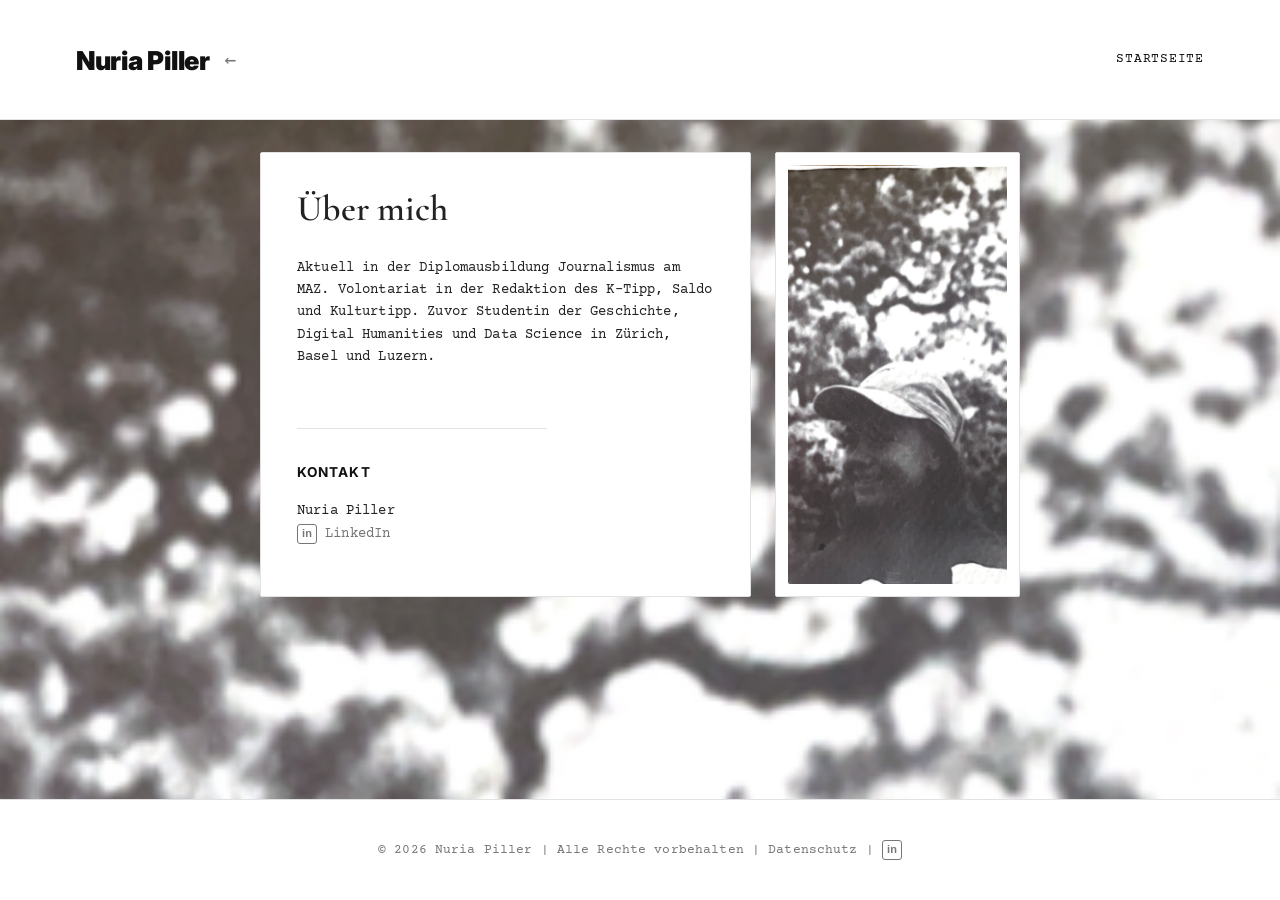
<file: ueber-mich.html>
<!doctype html>
<html lang="de">
<head>
  <meta charset="utf-8" />
  <meta name="viewport" content="width=device-width,initial-scale=1" />
  <title>Über mich & Kontakt – Nuria Piller</title>
  <link rel="preconnect" href="https://fonts.googleapis.com">
  <link rel="preconnect" href="https://fonts.gstatic.com" crossorigin>
  <link href="https://fonts.googleapis.com/css2?family=Inter:wght@400;700;900&family=Cormorant+Garamond:wght@400;500;600;700&family=Courier+Prime:wght@400;700&display=swap" rel="stylesheet">
  <link rel="stylesheet" href="styles.css?v=57">
</head>
<body class="page-about">
  <header class="hero">
    <div class="hero-media" aria-hidden="true"></div>
    <div class="brand">
      <a href="index.html" class="mast-name" aria-label="Nuria Piller – zurück zur Startseite" title="Zur Startseite">Nuria Piller<span class="home-marker">←</span></a>
    </div>
    <div class="hero-bar container" role="banner">
      <nav class="topnav" aria-label="Hauptnavigation">
        <ul class="topnav-columns">
          <li><a href="index.html">Startseite</a></li>
        </ul>
      </nav>
    </div>
  </header>
  <main class="container">
    <section class="grid">
      <div class="about-row">
  <article class="tile about-text">
    <h3>Über mich</h3>
    <p class="excerpt">Aktuell in der Diplomausbildung Journalismus am MAZ. Volontariat in der Redaktion des K-Tipp, Saldo und Kulturtipp. Zuvor Studentin der Geschichte, Digital Humanities und Data Science in Zürich, Basel und Luzern.</p>
    <hr class="contact-divider">
    <h4 class="contact-heading">Kontakt</h4>
    <p class="contact">
      Nuria Piller<br>
      <a class="footer-link linkedin-footer" href="https://www.linkedin.com/in/nuria-piller/" target="_blank" rel="noopener noreferrer" aria-label="LinkedIn">
        <span class="linkedin-icon">in</span>&nbsp;LinkedIn
      </a>
    </p>
  </article>
  <article class="tile about-portrait">
    <img class="portrait" src="images/Portrait-Analog.png" alt="Porträt" loading="lazy">
  </article>
</div>
    </section>
  </main>
<footer class="site-footer">
  <div class="container">
    <small>
      © <span id="year"></span> Nuria Piller |
      Alle Rechte vorbehalten |
      <a class="footer-link" href="datenschutz.html">Datenschutz</a> |
      <a
        class="linkedin-footer"
        href="https://www.linkedin.com/in/nuria-piller/"
        target="_blank"
        rel="noopener noreferrer"
        aria-label="LinkedIn"
      >
        <span class="linkedin-icon">in</span>
      </a>
    </small>
  </div>
</footer>
  <script src="script.js?v=4"></script>
</body>
</html>
</file>
<file: styles.css>
:root{
  --black:#111111;
  --white:#ffffff;
  --grey:#767676;
  --line:#e2e2e2;
  --muted:#f6f4f2;
  --accent:#ff5a2c;
  --max:1200px;
}

/* Grund */
*{box-sizing:border-box}
html{height:100%}
body{
  margin:0;
  min-height:100vh;
  display:flex;
  flex-direction:column;
  background:var(--white);
  background-image:url('images/Hintergrund.png');
  background-size:cover;
  background-position:center top;
  background-attachment:fixed;
  color:#222;
  font-family: 'Courier Prime', monospace;
  -webkit-font-smoothing:antialiased;
  line-height:1.5;
  letter-spacing:0.01em;
}

body.page-about{
  background-image:url('images/Hintergrund.png');
}

h1,h2,h3,h4,h5,h6,
.logo, .hero-title, .about-body h3 {
  font-family: 'Inter', system-ui, -apple-system, 'Segoe UI', Roboto, 'Helvetica Neue', Arial, sans-serif;
  font-weight:900;
  letter-spacing:-0.02em;
  line-height:1.1;
}

.container{max-width:var(--max);margin:0 auto;padding:0 1.5rem}
main{
  margin-top:0;
  padding-top:4rem;
  padding-bottom:4rem;
  flex:1 0 auto;
}

.hero{
  position:relative;
  min-height:120px;
  display:flex;
  flex-direction:column;
  justify-content:center;
  align-items:stretch;
  overflow:hidden;
  padding:1.25rem 0;
  background:var(--white);
  border-bottom:1px solid var(--line);
}
.hero::before{display:none}
.hero-media{display:none}

.hero-bar{
  position:relative;
  z-index:10;
  display:flex;
  align-items:center;
  justify-content:flex-end;
  width:100%;
  max-width:none;
  margin:0;
  padding:0 76px 0 0;
  height:44px;
}

.brand{
  position:absolute;
  left:0;
  top:50%;
  transform:translateY(-50%);
  display:flex;
  flex-direction:column;
  align-items:flex-start;
  text-align:left;
  padding-left:76px;
  z-index:11;
}
.mast-name{
  font-family:'Inter',sans-serif;
  font-weight:900;
  font-size:clamp(20px,2.4vw,26px);
  letter-spacing:-0.01em;
  color:var(--black);
  text-decoration:none;
}
.home-marker{
  font-family:'Courier Prime', monospace;
  font-weight:400;
  font-size:0.75em;
  color:var(--grey);
  letter-spacing:0;
  margin-left:0.75em;
  vertical-align:middle;
}

.topnav{margin-left:auto; margin-right:0; transform:none; padding-right:0;}
.topnav-columns{list-style:none;margin:0;padding:0;display:flex;flex-direction:row;gap:2.5rem;align-items:center;font-family:'Courier Prime', monospace;font-size:13px;line-height:1;text-transform:uppercase;letter-spacing:0.06em}
.topnav-columns li{color:var(--black)}
.topnav-columns a{text-decoration:none;color:var(--black);display:block;transition:opacity .2s ease}
.topnav-columns a:hover{opacity:0.5}

.hero-inner{position:relative;padding:1rem;color:var(--black)}
.hero-sub{font-family:'Courier Prime', monospace;margin-top:.5rem;color:rgba(0,0,0,0.75);letter-spacing:0.01em}

.grid{display:grid;grid-template-columns:1fr;gap:32px;margin:2rem 0;align-items:start;max-width:760px;margin-left:auto;margin-right:auto}

.home-intro{
  max-width:760px;
  margin:0.5rem auto 0;
  font-family:'Courier Prime', monospace;
  font-size:0.95rem;
  line-height:1.65;
  letter-spacing:0.01em;
  color:#222;
}

.tile{
  background:var(--white);
  position:relative;
  overflow:hidden;
  display:flex;
  flex-direction:column;
  gap:.75rem;
  border-radius:2px;
  padding:2.25rem;
  border:1px solid var(--line);
  box-shadow:none;
  transition:border-color .25s ease;
}
.tile:hover{border-color:#c9c9c9}
.tile .img{height:100%;min-height:160px;background-size:cover;background-position:center;transition:transform .6s ease, filter .4s ease}
.tile .img[role="img"]{background-repeat:no-repeat}

.tile-row-item{padding:2.25rem}

.title{
  margin:.6rem 0 0;
  color:var(--black);
  font-family:'Cormorant Garamond',serif;
  font-weight:600;
  letter-spacing:0;
  font-size:clamp(26px,3.5vw,36px);
}
.meta{font-family:'Courier Prime', monospace;color:var(--black);font-size:.85rem;text-transform:uppercase;letter-spacing:0.05em}
.excerpt{
  font-family:'Courier Prime', monospace;
  color:#222;
  margin:1rem 0;
  font-size:0.9rem;
  line-height:1.55;
  letter-spacing:0.01em;
  max-width:65ch;
}
.more{font-weight:700;color:var(--accent);text-decoration:none;padding:0.35rem 0;border-bottom:1px solid transparent;transition:border-color .2s ease}
.more:hover{border-color:var(--accent)}

.about-row{
  grid-column:1;
  display:grid;
  grid-template-columns:2fr 1fr;
  gap:24px;
  align-items:stretch;
}
.about-text,
.about-portrait{
  background:var(--white);
  border:1px solid var(--line);
  border-radius:2px;
  padding:2.25rem;
}
.about-text h3{
  margin:0;
  font-size:clamp(26px,3.5vw,36px);
  font-family:'Cormorant Garamond',serif;
  font-weight:600;
  letter-spacing:0;
}

.contact-divider{
  border:none;
  border-top:1px solid var(--line);
  width:60%;
  margin:2rem 0 1.5rem;
}
.contact-heading{
  margin:0 0 0.5rem;
  font-size:0.85rem;
  text-transform:uppercase;
  letter-spacing:0.08em;
  color:var(--black);
  font-weight:700;
}
.contact{
  margin-top:0;
  font-family:'Courier Prime', monospace;
  font-size:0.9rem;
  line-height:1.55;
  letter-spacing:0.01em;
}

.about-portrait{
  display:flex;
  align-items:center;
  justify-content:center;
  padding:0.75rem;
}
.portrait{
  width:100%;
  height:100%;
  object-fit:cover;
  border-radius:2px;
  background:#efefef;
}

.tile:hover .img{transform:scale(1.03)}
.tile::after{content:'';position:absolute;inset:0;pointer-events:none}

@media (max-width:720px){
  .hero{min-height:200px;padding:1rem 0}
  .hero-bar{flex-direction:column;align-items:flex-start;padding:0 1rem;gap:0.5rem;height:auto}
  .brand{text-align:left;margin-top:0;position:static;padding-left:0}
  .mast-role{display:none}
  .topnav-columns{flex-direction:row;gap:1.25rem;align-items:center}
  .topnav{margin-left:0;transform:none;margin-right:0;padding-right:0}
  .hero-inner{padding:1rem}
  .grid{max-width:100%}
  body{background-attachment:scroll}
  main{padding-top:2.5rem}
  .tile{padding:1.5rem}
  .tile-row-item{padding:1.5rem}
  .about-row{grid-template-columns:1fr}
  .portrait{height:280px}
}

.site-footer{
  border-top:1px solid var(--line);
  padding:2.5rem 0;
  text-align:center;
  color:var(--grey);
  background:var(--white);
  font-size:0.85rem;
  width:100%;
}
.site-footer small{font-family:'Courier Prime', monospace;letter-spacing:0.01em;font-size:0.8rem}
.footer-sep{color:var(--line);margin:0 0.25rem}
.footer-link{
  color:var(--grey);
  text-decoration:none;
  border-bottom:1px solid transparent;
  transition:color .2s ease, border-color .2s ease;
}
.footer-link:hover{
  color:var(--black);
  border-color:var(--grey);
}

.datenschutzerklaerung h2{
  font-family:'Cormorant Garamond',serif;
  font-weight:600;
  letter-spacing:0;
  font-size:clamp(28px,3.5vw,38px);
  margin:0 0 1.5rem;
}
.datenschutzerklaerung h3{
  font-family:'Cormorant Garamond',serif;
  font-weight:600;
  letter-spacing:0;
  font-size:clamp(20px,2.5vw,26px);
  margin:2rem 0 0.5rem;
}
.datenschutzerklaerung p{
  font-family:'Courier Prime', monospace;
  font-size:0.9rem;
  line-height:1.55;
  letter-spacing:0.01em;
  color:#222;
  margin:0.75rem 0;
}
.datenschutzerklaerung a{
  color:var(--accent);
}

.hero { position: relative !important; }
.brand {
  position: absolute !important;
  left: 0 !important;
  top: 50% !important;
  transform: translateY(-50%) !important;
  padding-left: 76px !important;
  z-index: 9999 !important;
  max-width: none !important;
}
.hero-bar { max-width: none !important; margin: 0 !important; padding-right: 76px !important; }
.topnav { padding-right: 0 !important; }
@media (max-width:720px){
  .brand { position: static !important; transform: none !important; padding-left: 0 !important; }
  .hero-bar { padding-right: 1rem !important; }
  .topnav { padding-right: 0 !important; }
}


/* =========================================
   EINZELNER BEITRAG
   ========================================= */

.single-post{
  max-width:760px;
  margin:2rem auto 0;
  background:var(--white);
  padding:2.25rem;
}

.single-post .post-title{
  margin:0.75rem 0 2rem;
  font-family:'Cormorant Garamond',serif;
  font-weight:600;
  letter-spacing:0;
  line-height:1.05;
  font-size:clamp(32px,4.5vw,46px);
  color:var(--black);
}

.single-post .meta{
  display:flex;
  gap:1.25rem;
  margin-bottom:0.5rem;
}

.single-post .category{
  color:var(--grey);
}

.post-image{
  margin:0 0 3rem;
}

.post-image img{
  width:100%;
  height:auto;
  display:block;
  border-radius:2px;
  border:1px solid var(--line);
}

.post-image--compact{
  max-width:420px;
  margin-left:auto;
  margin-right:auto;
}

.image-placeholder{
  min-height:400px;
  border:1px dashed var(--grey);
  background:rgba(255,255,255,0.65);
  display:flex;
  align-items:center;
  justify-content:center;
  text-align:center;
  font-family:'Courier Prime',monospace;
  font-size:0.8rem;
  text-transform:uppercase;
  letter-spacing:0.08em;
  color:var(--grey);
}

.post-image figcaption{
  margin-top:0.75rem;
  font-family:'Courier Prime',monospace;
  font-size:0.75rem;
  line-height:1.4;
  color:var(--grey);
}

.post-intro,
.post-content,
.post-media,
.post-conclusion,
.post-videos,
.post-summary,
.post-cta,
.post-sources{
  margin:2.75rem 0;
}

.single-post h2{
  margin:0 0 1rem;
  font-family:'Cormorant Garamond',serif;
  font-weight:600;
  letter-spacing:0;
  font-size:clamp(26px,3vw,32px);
  line-height:1.15;
}

.single-post h3{
  margin:1.75rem 0 0.6rem;
  font-family:'Inter',sans-serif;
  font-weight:900;
  letter-spacing:-0.02em;
  font-size:1.15rem;
  line-height:1.2;
}

.single-post p{
  font-family:'Courier Prime',monospace;
  font-size:1.1rem;
  line-height:1.75;
  letter-spacing:0.01em;
  color:#222;
  margin:0 0 1.25rem;
}

.single-post ul{
  font-family:'Courier Prime',monospace;
  font-size:1.1rem;
  line-height:1.75;
  padding-left:1.5rem;
}

.single-post li{
  margin-bottom:0.5rem;
}

.single-post blockquote{
  margin:2rem 0;
  padding:1.25rem 1.75rem;
  border-left:3px solid var(--black);
  font-family:'Cormorant Garamond',serif;
  font-size:1.65rem;
  line-height:1.35;
}

.post-summary{
  padding:2rem;
  border:1px solid var(--line);
  background:rgba(255,255,255,0.7);
}

.post-cta{
  padding-top:2rem;
  border-top:1px solid var(--line);
}

.read-more{
  display:inline-block;
  margin-top:0.5rem;
  font-family:'Courier Prime',monospace;
  font-weight:700;
  color:var(--black);
  text-decoration:none;
  border-bottom:1px solid var(--black);
  padding-bottom:0.15rem;
  transition:opacity .2s ease;
}

.read-more:hover{
  opacity:0.5;
}

.post-sources{
  padding-top:2rem;
  border-top:1px solid var(--line);
}

.post-books{
  padding-top:2rem;
  border-top:1px solid var(--line);
}

.post-sources a{
  color:var(--black);
  text-decoration:underline;
}

@media (max-width:720px){

  .single-post{
    max-width:100%;
    padding:1.5rem;
    margin-top:1.5rem;
  }

  .single-post .post-title{
    font-size:clamp(30px,9vw,40px);
    margin-bottom:1.5rem;
  }

  .post-image{
    margin-bottom:2.25rem;
  }

  .image-placeholder{
    min-height:280px;
  }

  .post-intro,
  .post-content,
  .post-media,
  .post-conclusion,
  .post-videos,
  .post-summary,
  .post-cta,
  .post-sources{
    margin:2.25rem 0;
  }

  .single-post blockquote{
    margin:1.5rem 0;
    padding:1rem 1.25rem;
    font-size:1.2rem;
  }

}

.linkedin-footer{
  display:inline-flex;
  align-items:center;
  justify-content:center;
  text-decoration:none;
  vertical-align:middle;
}

.linkedin-icon{
  display:inline-flex;
  align-items:center;
  justify-content:center;
  width:20px;
  height:20px;
  border:1.5px solid var(--grey);
  border-radius:3px;
  font-family:Arial,sans-serif;
  font-size:11px;
  font-weight:700;
  line-height:1;
  color:var(--grey);
  transition:all .2s ease;
}

.linkedin-footer:hover .linkedin-icon{
  color:var(--black);
  border-color:var(--black);
}

/* ===== Lead-Visual: Hintergrundbild-Absatz mit Scroll-Effekt ===== */
.hero-wrapper{
  position:relative;
  height:420vh;
  margin-top:2rem;
  margin-bottom:2rem;
}

.hero-sticky{
  position:sticky;
  top:0;
  height:100vh;
  height:100dvh;
  overflow:hidden;
}

.hero-bg{
  position:absolute;
  inset:0;
  width:100%;
  height:100%;
  object-fit:cover;
  display:block;
}

.hero-dim{
  position:absolute;
  inset:0;
  background:rgba(0,0,0,0.6);
}

.hero-white{
  position:absolute;
  inset:0;
  background:#0a0a0a;
  opacity:0;
  pointer-events:none;
}

.hero-scroll-hint{
  position:absolute;
  left:50%;
  bottom:2.5rem;
  transform:translateX(-50%);
  z-index:3;
  color:rgba(255,255,255,0.8);
  font-family:'Courier Prime', monospace;
  font-size:0.8rem;
  letter-spacing:0.04em;
}

/* Alle drei Inhalts-Phasen (Titel / Label / Lead) sind exakt deckungsgleiche
   Panels, die per JS ein- und ausgeblendet werden. Kein transform-Trick,
   keine CSS-Animationen -> kann nicht mehr mit Scroll-JS kollidieren. */
.hero-panel{
  position:absolute;
  inset:0;
  z-index:2;
  display:flex;
  flex-direction:column;
  align-items:center;
  justify-content:center;
  padding:2rem 1.5rem;
  box-sizing:border-box;
  text-align:center;
  opacity:0;
}

.hero-panel .meta{
  margin:0 0 0.75rem;
  color:var(--white);
  text-shadow:0 1px 10px rgba(0,0,0,0.4);
}

.hero-panel .meta .category{
  color:rgba(255,255,255,0.75);
}

.hero-panel .post-title{
  margin:0;
  max-width:760px;
  color:var(--white);
  text-shadow:0 2px 18px rgba(0,0,0,0.45);
  font-size:clamp(44px, 7.5vw, 68px);
}

.hero-panel--label{
  text-align:center;
}

.hero-panel--label .chapter-announce-title{
  margin:0;
  text-shadow:0 2px 16px rgba(0,0,0,0.5);
}

.hero-panel--label .chapter-announce-number{
  text-shadow:0 1px 10px rgba(0,0,0,0.5);
}

.hero-panel p{
  margin:0;
  max-width:760px;
  text-align:left;
  color:var(--white);
  font-family:'Courier Prime', monospace;
  font-weight:400;
  font-size:1.65rem;
  line-height:1.6;
  letter-spacing:0.01em;
  text-shadow:0 2px 14px rgba(0,0,0,0.4);
}

@media (max-width:640px){
  .hero-panel{
    padding:1.5rem 1.25rem;
  }
  .hero-panel .post-title{
    font-size:clamp(30px, 9vw, 44px);
  }
  .hero-panel p{
    font-size:1.15rem;
    line-height:1.5;
  }
  .hero-scroll-hint{
    bottom:1.5rem;
  }
}


/* Hintergrund der Beitragsseite bleibt weiss */
body.page-post{
  background-image:none;
  background-color:var(--white);
}

/* ===== Scrollytelling: Fade-in beim Scrollen ===== */
.fade-in{
  opacity:0;
  transform:translateY(24px);
  transition:opacity 0.7s ease, transform 0.7s ease;
}
.fade-in.is-visible{
  opacity:1;
  transform:translateY(0);
}

/* Bilder: langsamer, mit leichtem Zoom-Effekt – wirkt cineastischer */
figure.fade-in{
  transform:translateY(0) scale(1.04);
  transition:opacity 1.1s ease, transform 1.1s ease;
}
figure.fade-in.is-visible{
  transform:translateY(0) scale(1);
}

/* ===== Scrollytelling: Zahlen hochzählen ===== */
.count-up{
  font-weight:900;
  color:var(--accent);
}

/* ===== Lesefortschritts-Balken ===== */
.scroll-progress{
  position:fixed;
  top:0;
  left:0;
  height:3px;
  width:0%;
  background:var(--accent);
  z-index:1000;
  transition:width 0.1s ease-out;
}

/* Reduced Motion: Effekte deaktivieren für Nutzer*innen mit entsprechender Präferenz */
@media (prefers-reduced-motion: reduce){
  .fade-in{
    opacity:1 !important;
    transform:none !important;
    transition:none !important;
  }
  .hero-panel{
    display:none !important;
  }
  .hero-panel[data-hero-panel="title"]{
    display:flex !important;
    opacity:1 !important;
  }
  .hero-white{
    opacity:0 !important;
  }
  .hero-scroll-hint{
    display:none !important;
  }
  .hero-wrapper{
    height:auto !important;
  }
  .hero-sticky{
    position:relative !important;
    height:auto !important;
    min-height:100vh !important;
  }
}

/* ===== Atmosphärisches Bild (z.B. Ventilator-Foto) ===== */
.atmo-image{
  margin:0 0 2.75rem;
}
.atmo-image img{
  width:100%;
  height:auto;
  max-height:70vh;
  object-fit:cover;
  display:block;
  border-radius:2px;
}

.atmo-image--portrait img{
  max-height:85vh;
  object-fit:contain;
  background:#111;
  filter:grayscale(100%);
}

.atmo-image figcaption{
  margin-top:0.6rem;
  text-align:center;
  font-family:'Courier Prime', monospace;
  font-size:0.75rem;
  color:var(--grey);
}

@media (max-width:720px){
  .atmo-image{
    margin-bottom:2.25rem;
  }
  .atmo-image img{
    max-height:45vh;
  }
}

/* ===== Full-Bleed: Bilder brechen aus der Textspalte aus ===== */
.full-bleed{
  margin-left:-2.25rem;
  margin-right:-2.25rem;
}

/* Volle Breite: reine CSS-Loesung, gilt fuer alle Bildschirmgroessen.
   Keine JS-Messung mehr (siehe initViewportBleed in script.js) -- das war
   fehleranfaellig und fuehrte zu falsch ausgerichteten Elementen. */
.bleed-viewport{
  width:100vw;
  margin-left:calc(50% - 50vw);
  margin-right:calc(50% - 50vw);
}

@media (max-width:720px){
  .full-bleed{
    margin-left:-1.5rem;
    margin-right:-1.5rem;
  }
}

.post-image.full-bleed{
  margin-bottom:3rem;
}
.post-image.full-bleed img{
  border-radius:0;
  border:none;
  max-height:80vh;
  object-fit:cover;
}
.post-image.full-bleed figcaption{
  max-width:760px;
  margin:0.75rem auto 0;
  padding:0 1.5rem;
}

.atmo-image.full-bleed{
  margin-bottom:2.75rem;
}
.atmo-image.full-bleed img{
  border-radius:0;
  max-height:80vh;
}

body{
  overflow-x:clip; /* wie hidden, aber bricht position:sticky in Safari NICHT (im Gegensatz zu overflow:hidden) */
}

/* ===== Inline-Link-Vorschau (Hover/Tap) ===== */
.link-preview{
  position:relative;
  color:var(--accent);
  text-decoration:underline;
  text-decoration-thickness:1px;
  text-underline-offset:2px;
  cursor:help;
}

.link-preview::after{
  content:attr(data-preview);
  position:absolute;
  left:50%;
  bottom:calc(100% + 10px);
  transform:translateX(-50%) translateY(6px);
  width:max-content;
  max-width:260px;
  background:var(--black);
  color:var(--white);
  font-family:'Courier Prime', monospace;
  font-size:0.75rem;
  line-height:1.45;
  padding:0.6rem 0.75rem;
  border-radius:4px;
  opacity:0;
  pointer-events:none;
  transition:opacity 0.2s ease, transform 0.2s ease;
  z-index:20;
  box-shadow:0 4px 16px rgba(0,0,0,0.25);
}

.link-preview::before{
  content:"";
  position:absolute;
  left:50%;
  bottom:calc(100% + 4px);
  transform:translateX(-50%);
  border:6px solid transparent;
  border-top-color:var(--black);
  opacity:0;
  pointer-events:none;
  transition:opacity 0.2s ease;
  z-index:20;
}

.link-preview:hover::after,
.link-preview:focus::after{
  opacity:1;
  transform:translateX(-50%) translateY(0);
}
.link-preview:hover::before,
.link-preview:focus::before{
  opacity:1;
}

@media (max-width:640px){
  .link-preview::after{
    max-width:200px;
    font-size:0.7rem;
  }
}

/* ===== Chart-Wrapper: Flourish-Grafik etwas breiter als Fliesstext ===== */
.chart-wrapper{
  margin-left:-2.25rem;
  margin-right:-2.25rem;
  margin-bottom:1.5rem;
}

@media (max-width:720px){
  .chart-wrapper{
    margin-left:-1.5rem;
    margin-right:-1.5rem;
  }
}

/* ===== Social-Teaser-Karte (Ersatz für unzuverlässige Live-Embeds) ===== */
.social-teaser{
  margin:2rem 0;
}

.social-teaser-card{
  display:flex;
  align-items:center;
  gap:1rem;
  padding:1.1rem 1.25rem;
  border:1px solid var(--line);
  border-radius:6px;
  background:var(--muted);
  text-decoration:none;
  color:#222;
  transition:border-color 0.2s ease, background 0.2s ease;
}

.social-teaser-card:hover{
  border-color:var(--accent);
  background:#f3ede8;
}

.social-teaser-icon{
  flex:0 0 auto;
  display:flex;
  align-items:center;
  justify-content:center;
  width:44px;
  height:44px;
  border-radius:50%;
  background:var(--white);
  border:1px solid var(--line);
  color:var(--accent);
}

.social-teaser-text{
  display:flex;
  flex-direction:column;
  gap:0.2rem;
}

.social-teaser-label{
  font-family:'Courier Prime', monospace;
  font-size:0.72rem;
  text-transform:uppercase;
  letter-spacing:0.06em;
  color:var(--grey);
}

.social-teaser-title{
  font-family:'Inter', system-ui, sans-serif;
  font-weight:700;
  font-size:0.95rem;
  line-height:1.4;
}

.social-teaser figcaption{
  margin-top:0.75rem;
  font-family:'Courier Prime', monospace;
  font-size:0.8rem;
  line-height:1.5;
  color:var(--grey);
}

@media (max-width:480px){
  .social-teaser-card{
    flex-direction:column;
    align-items:flex-start;
    gap:0.75rem;
  }
}

/* ===== Scroll-Scrubbing Chart Race ===== */
.scrub-chart-wrapper{
  position:relative;
  height:400vh; /* Scroll-Distanz, die die Animation durchläuft */
  margin:2rem 0;
}

.scrub-chart-sticky{
  position:sticky;
  top:8vh;
  height:84vh;
  display:flex;
  flex-direction:column;
  justify-content:flex-start;
  background:var(--white);
  border:1px solid var(--line);
  border-radius:6px;
  padding:2rem 1.5rem;
  box-sizing:border-box;
  overflow-y:auto;
}

.scrub-chart-year{
  font-family:'Inter', system-ui, sans-serif;
  font-weight:900;
  font-size:clamp(2.5rem, 6vw, 4rem);
  color:var(--accent);
  text-align:center;
  margin-bottom:1.5rem;
  font-variant-numeric:tabular-nums;
}

.scrub-line-chart{
  display:flex;
  flex-wrap:wrap;
  align-items:center;
  gap:1.5rem;
  max-width:1000px;
  margin:0 auto;
  width:100%;
}

#scrubSvg{
  flex:1 1 auto;
  width:100%;
  max-width:640px;
  height:auto;
  aspect-ratio:900/420;
}

.scrub-axis-line{
  stroke:var(--line);
  stroke-width:1;
}

.scrub-axis-label{
  font-family:'Courier Prime', monospace;
  font-size:13px;
  fill:var(--grey);
}

.scrub-playhead{
  stroke:var(--accent);
  stroke-width:1.5;
  stroke-dasharray:3 3;
  opacity:0.7;
}

.scrub-line{
  fill:none;
  stroke-width:2.5;
  stroke-linecap:round;
  stroke-linejoin:round;
}

.scrub-dot{
  transition:opacity 0.15s ease;
}

.scrub-legend{
  flex:1 1 220px;
  display:flex;
  flex-direction:column;
  gap:0.4rem;
}

.scrub-legend-row{
  display:flex;
  align-items:center;
  gap:0.6rem;
  transition:order 0.2s ease;
}

.scrub-legend-swatch{
  width:10px;
  height:10px;
  border-radius:50%;
  flex:0 0 auto;
}

.scrub-legend-label{
  flex:1;
  font-family:'Courier Prime', monospace;
  font-size:0.78rem;
  color:#333;
}

.scrub-legend-value{
  font-family:'Courier Prime', monospace;
  font-size:0.78rem;
  font-weight:700;
  color:var(--grey);
  white-space:nowrap;
}

.scrub-chart-hint{
  text-align:center;
  margin-top:1.5rem;
  font-family:'Courier Prime', monospace;
  font-size:0.75rem;
  color:var(--grey);
  animation:scrub-hint-pulse 2s ease-in-out infinite;
}

@keyframes scrub-hint-pulse{
  0%, 100%{ opacity:0.4; }
  50%{ opacity:1; }
}

@media (max-width:640px){
  .scrub-chart-wrapper{
    height:300vh;
  }
  .scrub-chart-sticky{
    top:4vh;
    height:88vh;
    padding:1.25rem 1rem;
  }
  .scrub-line-chart{
    flex-direction:column;
    gap:1rem;
  }
  .scrub-legend-label,
  .scrub-legend-value{
    font-size:0.68rem;
  }
}

@media (prefers-reduced-motion: reduce){
  .scrub-chart-hint{
    animation:none;
  }
}

/* ===== Szenen-System: Bild -> abdunkeln + Text -> zu Weiss ausblenden ===== */
.scene-wrapper{
  position:relative;
  height:220vh;
  width:100vw;
  margin-left:50%;
  transform:translateX(-50%);
}

.scene-sticky{
  position:sticky;
  top:0;
  height:100vh;
  overflow:hidden;
  display:flex;
  align-items:center;
  justify-content:center;
}

.scene-bg{
  position:absolute;
  inset:0;
  width:100%;
  height:100%;
  object-fit:cover;
}

.scene-bg--contain{
  object-fit:contain;
  background:#111;
}

.scene-overlay{
  position:absolute;
  inset:0;
  background:#000;
  opacity:0;
  pointer-events:none;
}

.scene-overlay-white{
  position:absolute;
  inset:0;
  background:var(--white);
  opacity:0;
  pointer-events:none;
}

.scene-text{
  position:relative;
  z-index:2;
  max-width:760px;
  width:100%;
  padding:0 1.5rem;
  box-sizing:border-box;
  opacity:0;
}

.scene-text p{
  margin:0;
  color:var(--white);
  font-family:'Courier Prime', monospace;
  font-weight:700;
  font-size:1.25rem;
  line-height:1.6;
  letter-spacing:0.01em;
  text-shadow:0 2px 14px rgba(0,0,0,0.5);
}

.scene-credit{
  position:absolute;
  z-index:2;
  bottom:1.5rem;
  right:1.75rem;
  color:rgba(255,255,255,0.75);
  font-family:'Courier Prime', monospace;
  font-size:0.7rem;
  letter-spacing:0.03em;
  opacity:0;
  text-shadow:0 1px 6px rgba(0,0,0,0.4);
}

@media (max-width:640px){
  .scene-wrapper{
    height:180vh;
  }
  .scene-text p{
    font-size:1.05rem;
  }
}

@media (prefers-reduced-motion: reduce){
  .scene-sticky{
    position:relative;
    height:auto;
    min-height:60vh;
  }
  .scene-overlay{
    opacity:0.55 !important;
  }
  .scene-overlay-white{
    opacity:0 !important;
  }
  .scene-text,
  .scene-credit{
    opacity:1 !important;
  }
  .scene-wrapper{
    height:auto;
  }
}

/* ===== Kapitel-Titel: grosser Zwischentitel statt Bild ===== */
.chapter-title{
  margin:4.5rem 0 2rem;
  text-align:center;
  font-family:'Cormorant Garamond', serif;
  font-weight:600;
  font-size:clamp(2.5rem, 7vw, 3.9rem);
  line-height:1.15;
  color:var(--black);
}

.chapter-title .chapter-number{
  display:block;
  font-family:'Courier Prime', monospace;
  font-weight:700;
  font-size:0.9rem;
  letter-spacing:0.12em;
  text-transform:uppercase;
  color:var(--accent);
  margin-bottom:0.75rem;
}

@media (max-width:640px){
  .chapter-title{
    margin:3rem 0 1.5rem;
  }
}

/* ===== Media-Embed: Video/Audio-Statement ===== */
.media-embed{
  margin:2rem 0;
  max-width:640px;
  margin-left:auto;
  margin-right:auto;
}

.media-embed video,
.media-embed audio{
  width:100%;
  display:block;
  border-radius:4px;
  background:#000;
}

.media-embed audio{
  background:none;
}

.media-embed figcaption{
  margin-top:0.6rem;
  text-align:center;
  font-family:'Courier Prime', monospace;
  font-size:0.8rem;
  color:var(--grey);
}

/* ===== Kapitel-Frage: hervorgehobene Frage mitten im Fliesstext ===== */
.chapter-question{
  text-align:center;
  font-family:'Cormorant Garamond', serif;
  font-weight:600;
  font-size:clamp(1.6rem, 3.5vw, 2.2rem);
  font-style:italic;
  color:var(--accent);
  margin:2rem 0;
}

/* ===== Chart-Titel/-Untertitel ===== */
.chart-title{
  text-align:center;
  font-family:'Cormorant Garamond', serif;
  font-weight:600;
  font-size:clamp(1.6rem, 4vw, 2.4rem);
  margin:0 0 0.4rem;
  color:var(--black);
}

.chart-subtitle{
  text-align:center;
  font-family:'Courier Prime', monospace;
  font-size:0.85rem;
  color:var(--grey);
  margin:0 0 1.5rem;
}

/* ===== Pop-up: Fallbeispiel-Modal ===== */
.case-trigger{
  display:inline-block;
  margin-left:0.3rem;
  padding:0.15rem 0.7rem;
  border:1px solid var(--accent);
  border-radius:20px;
  background:none;
  color:var(--accent);
  font-family:'Courier Prime', monospace;
  font-size:0.8rem;
  font-weight:700;
  cursor:pointer;
  transition:background 0.2s ease, color 0.2s ease;
  vertical-align:middle;
}

.case-trigger:hover{
  background:var(--accent);
  color:var(--white);
}

.case-modal-overlay{
  position:fixed;
  inset:0;
  z-index:2000;
  display:flex;
  align-items:center;
  justify-content:center;
  padding:1.5rem;
  background:rgba(0,0,0,0.55);
  opacity:0;
  transition:opacity 0.25s ease;
}

.case-modal-overlay.is-open{
  opacity:1;
}

.case-modal-overlay[hidden]{
  display:none;
}

.case-modal{
  position:relative;
  max-width:520px;
  width:100%;
  max-height:85vh;
  overflow-y:auto;
  background:var(--white);
  border-radius:8px;
  padding:2.25rem;
  box-sizing:border-box;
  transform:translateY(16px) scale(0.98);
  transition:transform 0.25s ease;
  box-shadow:0 20px 60px rgba(0,0,0,0.3);
}

.case-modal-overlay.is-open .case-modal{
  transform:translateY(0) scale(1);
}

.case-modal-close{
  position:absolute;
  top:1rem;
  right:1rem;
  width:32px;
  height:32px;
  border:none;
  border-radius:50%;
  background:var(--muted);
  color:#333;
  font-size:1rem;
  cursor:pointer;
  display:flex;
  align-items:center;
  justify-content:center;
}

.case-modal-close:hover{
  background:var(--line);
}

.case-modal-kicker{
  font-family:'Courier Prime', monospace;
  font-size:0.75rem;
  text-transform:uppercase;
  letter-spacing:0.08em;
  color:var(--accent);
  margin:0 0 0.5rem;
}

.case-modal h3{
  font-family:'Cormorant Garamond', serif;
  font-weight:600;
  font-size:2rem;
  margin:0 0 1.25rem;
}

.case-modal p{
  font-family:'Courier Prime', monospace;
  font-size:0.9rem;
  line-height:1.65;
  color:#222;
  margin:0 0 1rem;
}

.case-modal p:last-child{
  margin-bottom:0;
}

/* ===== Pop-up: Video-Modal ===== */
.video-modal-overlay{
  position:fixed;
  inset:0;
  z-index:2000;
  display:flex;
  align-items:center;
  justify-content:center;
  padding:1.5rem;
  background:rgba(0,0,0,0.7);
  opacity:0;
  transition:opacity 0.25s ease;
}

.video-modal-overlay.is-open{
  opacity:1;
}

.video-modal-overlay[hidden]{
  display:none;
}

.video-modal{
  position:relative;
  max-width:400px;
  width:100%;
  transform:translateY(16px) scale(0.98);
  transition:transform 0.25s ease;
}

.video-modal-overlay.is-open .video-modal{
  transform:translateY(0) scale(1);
}

.video-modal .yt-embed{
  margin:0 auto;
}

.video-modal .case-modal-close{
  top:-44px;
  right:0;
  background:rgba(255,255,255,0.15);
  color:var(--white);
}

.video-modal .case-modal-close:hover{
  background:rgba(255,255,255,0.3);
}

.case-modal-sources{
  margin-top:1.25rem !important;
  padding-top:1rem;
  border-top:1px solid var(--line);
  font-size:0.75rem !important;
  color:var(--grey) !important;
  line-height:1.5 !important;
}

@media (max-width:640px){
  .case-trigger{
    display:block;
    margin:0.75rem 0 0;
    width:fit-content;
  }
  .case-modal{
    padding:1.75rem;
  }
}

/* ===== YouTube-Embed mit Deck-Overlay (Click-to-Reveal) ===== */
.yt-embed{
  margin:2rem auto;
  max-width:380px;
}

.yt-embed--featured{
  max-width:480px;
  margin:2.5rem auto;
}

.yt-embed--compact{
  max-width:200px;
  margin:1.5rem auto;
}

.yt-embed--compact .yt-deck-question{
  font-size:1.05rem !important;
}

.yt-embed--compact .yt-deck-hint{
  font-size:0.65rem !important;
}

.yt-embed-row{
  display:flex;
  flex-wrap:wrap;
  gap:1.25rem;
  justify-content:center;
  margin:2rem 0;
}

.yt-embed-row .yt-embed{
  flex:1 1 260px;
  max-width:340px;
  margin:0;
}

.yt-embed figcaption{
  margin-top:0.6rem;
  text-align:center;
  font-family:'Courier Prime', monospace;
  font-size:0.75rem;
  color:var(--grey);
}

.yt-embed-frame{
  position:relative;
  width:100%;
  aspect-ratio:9/16;
  border-radius:8px;
  overflow:hidden;
  background:#111;
}

.yt-embed-frame iframe{
  position:absolute;
  inset:0;
  width:100%;
  height:100%;
  border:0;
}

.yt-deck{
  position:absolute;
  inset:0;
  z-index:2;
  display:flex;
  flex-direction:column;
  align-items:center;
  justify-content:center;
  gap:1.25rem;
  padding:2rem;
  box-sizing:border-box;
  text-align:center;
  background:linear-gradient(160deg, #1a1a1a 0%, #000 100%);
  cursor:pointer;
  transition:opacity 0.35s ease, transform 0.35s ease;
}

.yt-deck--photo{
  background-image:linear-gradient(180deg, rgba(0,0,0,0.75) 0%, rgba(0,0,0,0.1) 45%), var(--deck-photo, none) !important;
  background-size:cover !important;
  background-position:center !important;
  justify-content:flex-start !important;
  padding-top:2.5rem !important;
}

.yt-deck.is-hidden{
  opacity:0;
  transform:scale(1.03);
  pointer-events:none;
}

.yt-deck .yt-deck-question{
  margin:0;
  color:var(--white) !important;
  font-family:'Cormorant Garamond', serif;
  font-weight:600;
  font-style:italic;
  font-size:1.85rem;
  line-height:1.4;
}

.yt-deck-hint{
  color:var(--accent);
  font-family:'Courier Prime', monospace;
  font-size:0.9rem;
  letter-spacing:0.05em;
  text-transform:uppercase;
}

.yt-deck:hover .yt-deck-hint{
  text-decoration:underline;
}

/* ===== Fly-Card: Bild zuerst, Textbox fliegt rein ===== */
.fly-card-wrapper{
  position:relative;
  height:75vh;
  min-height:420px;
  margin:2.5rem 0;
  overflow:hidden;
}

.fly-card-bg{
  position:absolute;
  inset:0;
  width:100%;
  height:100%;
  object-fit:cover;
  display:block;
}

.fly-card-box{
  position:absolute;
  left:1.5rem;
  right:1.5rem;
  bottom:2rem;
  max-width:520px;
  background:var(--white);
  padding:1.75rem 2rem;
  border-radius:4px;
  box-shadow:0 20px 50px rgba(0,0,0,0.35);
  opacity:0;
  transform:translateX(-60px) rotate(-1.5deg);
  transition:opacity 0.7s cubic-bezier(0.22, 1, 0.36, 1),
             transform 0.7s cubic-bezier(0.22, 1, 0.36, 1);
}

.fly-card-wrapper.is-visible .fly-card-box{
  opacity:1;
  transform:translateX(0) rotate(0deg);
}

.fly-card-box p{
  margin:0;
  color:#1a1a1a;
  font-family:'Courier Prime', monospace;
  font-size:1.05rem;
  line-height:1.6;
}

.fly-card-credit{
  position:absolute;
  bottom:0.75rem;
  right:1rem;
  z-index:2;
  color:rgba(255,255,255,0.75);
  font-family:'Courier Prime', monospace;
  font-size:0.7rem;
  text-shadow:0 1px 6px rgba(0,0,0,0.5);
}

@media (max-width:640px){
  .fly-card-wrapper{
    height:60vh;
    min-height:340px;
  }
  .fly-card-box{
    left:1rem;
    right:1rem;
    bottom:1.25rem;
    padding:1.25rem 1.5rem;
  }
  .fly-card-box p{
    font-size:0.92rem;
  }
}

@media (prefers-reduced-motion: reduce){
  .fly-card-box{
    transition:none;
  }
}

/* ===== Kapitel-Ankündigung: eigener Screen, analog zum Intro ===== */
.chapter-announce{
  display:flex;
  align-items:center;
  justify-content:center;
  min-height:70vh;
  margin-top:3rem;
  margin-bottom:3rem;
  padding:3rem 1.5rem;
  box-sizing:border-box;
  background:#0a0a0a;
}

.chapter-announce-inner{
  text-align:center;
  max-width:600px;
}

.chapter-announce-number{
  display:block;
  font-family:'Courier Prime', monospace;
  font-weight:700;
  font-size:1rem;
  letter-spacing:0.15em;
  color:var(--accent);
  margin-bottom:1rem;
}

.chapter-announce-title{
  margin:0;
  color:var(--white);
  font-family:'Cormorant Garamond', serif;
  font-weight:600;
  font-size:clamp(2.4rem, 7vw, 4rem);
  line-height:1.15;
}

@media (max-width:640px){
  .chapter-announce{
    min-height:55vh;
    margin-top:2rem;
    margin-bottom:2rem;
    padding:2rem 1.25rem;
  }
}

/* ===== Side-by-Side: Bild + Text (Desktop nebeneinander, Mobile gestapelt) ===== */
.side-by-side{
  display:flex;
  align-items:center;
  gap:2rem;
  margin:2.5rem 0;
}

.side-by-side-image{
  flex:1 1 45%;
  margin:0;
  max-width:340px;
}

.side-by-side-image img{
  width:100%;
  height:auto;
  max-height:80vh;
  object-fit:contain;
  background:#111;
  display:block;
  border-radius:4px;
  filter:grayscale(100%);
}

.side-by-side-image figcaption{
  margin-top:0.6rem;
  text-align:center;
  font-family:'Courier Prime', monospace;
  font-size:0.75rem;
  color:var(--grey);
}

.side-by-side-text{
  flex:1 1 50%;
}

.side-by-side-text p{
  margin:0;
  font-family:'Courier Prime', monospace;
  font-size:1.05rem;
  line-height:1.65;
  color:#222;
}

@media (max-width:720px){
  .side-by-side{
    flex-direction:column;
    gap:1.25rem;
  }
  .side-by-side-image{
    max-width:280px;
  }
}

/* ===== Text-on-Image: grosser Text direkt im Bild ===== */
.text-on-image{
  position:relative;
  margin:2.5rem 0;
}

.text-on-image img{
  width:100%;
  height:auto;
  max-height:85vh;
  object-fit:contain;
  background:#111;
  display:block;
}

.text-on-image-overlay{
  position:absolute;
  inset:0;
  display:flex;
  align-items:flex-start;
  justify-content:center;
  padding:2.5rem 1.5rem;
  box-sizing:border-box;
  background:linear-gradient(180deg, rgba(0,0,0,0.75) 0%, rgba(0,0,0,0) 50%);
}

.text-on-image-overlay p{
  margin:0;
  max-width:520px;
  text-align:center;
  color:var(--white);
  font-family:'Cormorant Garamond', serif;
  font-weight:600;
  font-style:italic;
  font-size:clamp(1.5rem, 3.5vw, 2.1rem);
  line-height:1.4;
  text-shadow:0 2px 14px rgba(0,0,0,0.5);
}

.text-on-image figcaption{
  margin-top:0.6rem;
  text-align:center;
  font-family:'Courier Prime', monospace;
  font-size:0.75rem;
  color:var(--grey);
}

/* ===== Kapitelübersicht ===== */
.toc{
  margin:3rem 0;
  padding:2rem;
  background:var(--muted);
  border-radius:6px;
}

.toc-label{
  display:block;
  font-family:'Courier Prime', monospace;
  font-size:0.75rem;
  text-transform:uppercase;
  letter-spacing:0.1em;
  color:var(--accent);
  margin-bottom:1rem;
}

.toc-list{
  list-style:none;
  margin:0;
  padding:0;
  display:grid;
  gap:0.6rem;
}

.toc-list a{
  display:flex;
  align-items:baseline;
  gap:0.75rem;
  text-decoration:none;
  color:#222;
  font-family:'Cormorant Garamond', serif;
  font-weight:600;
  font-size:1.35rem;
  padding:0.3rem 0;
  border-bottom:1px solid var(--line);
  transition:color 0.2s ease, padding-left 0.2s ease;
}

.toc-list a:hover{
  color:var(--accent);
  padding-left:0.4rem;
}

.toc-number{
  font-family:'Courier Prime', monospace;
  font-weight:700;
  font-size:0.85rem;
  color:var(--accent);
  flex:0 0 auto;
}

/* ===== Story-Sequenz: Box -> Bild -> Weiss -> Text -> Schwarz -> Text -> Bild ===== */
.story-wrapper{
  position:relative;
  height:850vh;
  margin-top:2rem;
  margin-bottom:2rem;
}

.story-sticky{
  position:sticky;
  top:0;
  height:100vh;
  height:100dvh;
  overflow:hidden;
  background:var(--white);
}

.story-layer{
  position:absolute;
  inset:0;
  opacity:0;
}

.story-bg-black{
  background:#111;
  z-index:0;
}

.story-bg-image{
  z-index:1;
  width:100%;
  height:100%;
  object-fit:cover;
  filter:grayscale(100%);
}

.story-img-wrap--contained{
  z-index:1;
  display:flex;
  align-items:center;
  justify-content:center;
  padding:2rem 1.5rem;
  box-sizing:border-box;
}

.story-contained-image{
  max-width:760px;
  width:100%;
  height:auto;
  max-height:75vh;
  object-fit:contain;
  filter:grayscale(100%) !important;
  box-shadow:0 20px 60px rgba(0,0,0,0.5);
}

.story-box,
.story-text{
  z-index:2;
  display:flex;
  align-items:center;
  justify-content:center;
  padding:2rem 1.5rem;
  box-sizing:border-box;
}

.story-box p{
  margin:0;
  max-width:520px;
  width:100%;
  background:var(--white);
  padding:1.75rem 2rem;
  border-radius:4px;
  box-shadow:0 20px 50px rgba(0,0,0,0.35);
  font-family:'Courier Prime', monospace;
  font-size:1.15rem;
  line-height:1.6;
  color:#1a1a1a;
  text-align:left;
  box-sizing:border-box;
}

.story-text p{
  margin:0;
  max-width:640px;
  text-align:center;
  font-family:'Cormorant Garamond', serif;
  font-weight:600;
  font-size:clamp(1.7rem, 4vw, 2.4rem);
  line-height:1.4;
  color:#1a1a1a;
}

.story-text--light p{
  color:var(--white);
  text-shadow:0 2px 16px rgba(0,0,0,0.4);
}

.story-credit{
  position:absolute;
  bottom:1.5rem;
  right:1.75rem;
  z-index:3;
  font-family:'Courier Prime', monospace;
  font-size:0.75rem;
  color:rgba(0,0,0,0.55);
}

.story-credit--light{
  color:rgba(255,255,255,0.85);
  text-shadow:0 1px 6px rgba(0,0,0,0.6);
}

@media (max-width:640px){
  .story-wrapper{
    height:720vh;
  }
  .story-box,
  .story-text{
    padding:1.5rem 1rem;
  }
  .story-box p{
    font-size:1rem;
    padding:1.4rem 1.6rem;
    max-width:100%;
    width:100%;
    box-sizing:border-box;
  }
  .story-text p{
    font-size:clamp(1.4rem, 5.5vw, 1.9rem);
  }
}

@media (prefers-reduced-motion: reduce){
  .story-wrapper{
    height:auto !important;
  }
  .story-sticky{
    position:relative !important;
    height:auto !important;
    min-height:60vh !important;
  }
}

/* ===== Zitat: Wort-fuer-Wort-Enthuellung ===== */
[data-word-reveal] .word{
  opacity:0.15;
  transition:opacity 0.15s ease;
}

[data-word-reveal] .word.is-revealed{
  opacity:1;
}

/* ===== Frage-Zeile: Flacker-Effekt ===== */
.chapter-question{
  opacity:0;
}

.chapter-question.is-flickered{
  animation:question-flicker 1.4s steps(1) forwards;
}

@keyframes question-flicker{
  0%   { opacity:0; }
  4%   { opacity:1; }
  8%   { opacity:0.2; }
  12%  { opacity:1; }
  20%  { opacity:0.25; }
  24%  { opacity:1; }
  38%  { opacity:0.4; }
  42%  { opacity:1; }
  60%  { opacity:0.5; }
  64%  { opacity:1; }
  100% { opacity:1; }
}

@media (prefers-reduced-motion: reduce){
  [data-word-reveal] .word{
    opacity:1;
    transition:none;
  }
  .chapter-question{
    opacity:1;
    animation:none;
  }
}

/* ===== Tile: Titel im Bild (analog zum Artikel-Hero) ===== */
.tile-img-title{
  position:relative;
  display:flex;
  align-items:flex-end;
  overflow:hidden;
}

.tile-img-overlay{
  position:absolute;
  inset:0;
  background:linear-gradient(180deg, rgba(0,0,0,0.35) 0%, rgba(0,0,0,0.8) 100%);
}

.tile-title-on-image{
  position:relative;
  z-index:1;
  margin:0;
  padding:1.5rem;
  color:var(--white);
  font-family:'Cormorant Garamond',serif;
  font-weight:600;
  letter-spacing:0;
  font-size:clamp(21px,2.4vw,26px);
  line-height:1.2;
  text-shadow:0 2px 12px rgba(0,0,0,0.55);
}

/* ===== Buch-Karten: verspielt, heben sich vom Rest ab ===== */
.book-cards{
  display:flex;
  flex-wrap:wrap;
  gap:2rem;
  margin-top:1.75rem;
}

.book-card{
  flex:1 1 240px;
  display:flex;
  flex-direction:column;
  gap:0.6rem;
  padding:1.5rem 1.5rem 1.25rem;
  border:2px solid var(--black);
  border-radius:8px;
  background:var(--muted);
  text-decoration:none;
  color:#1a1a1a;
  transform:rotate(-1.5deg);
  box-shadow:6px 6px 0 var(--accent);
  transition:transform 0.25s ease, box-shadow 0.25s ease;
}

.book-card--alt{
  transform:rotate(1.5deg);
  box-shadow:-6px 6px 0 var(--black);
}

.book-card:hover{
  transform:rotate(0deg) scale(1.03);
  box-shadow:9px 9px 0 var(--accent);
}

.book-card--alt:hover{
  box-shadow:-9px 9px 0 var(--black);
}

.book-card-icon{
  font-size:2rem;
  line-height:1;
}

.book-card-title{
  font-family:'Cormorant Garamond', serif;
  font-weight:700;
  font-size:1.4rem;
  line-height:1.25;
}

.book-card-meta{
  font-family:'Courier Prime', monospace;
  font-size:0.85rem;
  line-height:1.5;
  color:#333;
}

.book-card-cta{
  margin-top:0.5rem;
  font-family:'Courier Prime', monospace;
  font-weight:700;
  font-size:0.85rem;
  color:var(--accent);
}

@media (max-width:640px){
  .book-cards{
    flex-direction:column;
  }
  .book-card,
  .book-card--alt{
    transform:none;
    box-shadow:5px 5px 0 var(--accent);
  }
}

/* ===== Kapitel-Frage: Steigerung fuer den "krasseren" Effekt ===== */
.chapter-question--bold{
  font-size:clamp(1.9rem, 4.5vw, 2.6rem) !important;
  color:var(--accent) !important;
  font-weight:700 !important;
}

.chapter-question--bold.is-flickered{
  animation:question-flicker-bold 1.4s steps(1) forwards !important;
}

@keyframes question-flicker-bold{
  0%   { opacity:0; }
  4%   { opacity:1; }
  8%   { opacity:0.15; }
  12%  { opacity:1; }
  20%  { opacity:0.25; }
  24%  { opacity:1; }
  38%  { opacity:0.4; }
  42%  { opacity:1; }
  60%  { opacity:0.5; }
  64%  { opacity:1; }
  100% { opacity:1; }
}

@media (prefers-reduced-motion: reduce){
  .chapter-question--bold{
    opacity:1 !important;
  }
}

/* ===== Video-Deck: Text auf Mobile verkleinern (fixe Rahmenhoehe durch aspect-ratio) ===== */
@media (max-width:640px){
  .yt-deck .yt-deck-question{
    font-size:1.4rem;
  }
  .yt-embed-row .yt-deck .yt-deck-question{
    font-size:1.1rem;
  }
}

/* ===== Kapitelübersicht: etwas kompakter auf Mobile ===== */
@media (max-width:640px){
  .toc{
    padding:1.5rem;
  }
  .toc-list a{
    font-size:1.1rem;
  }
}
</file>
